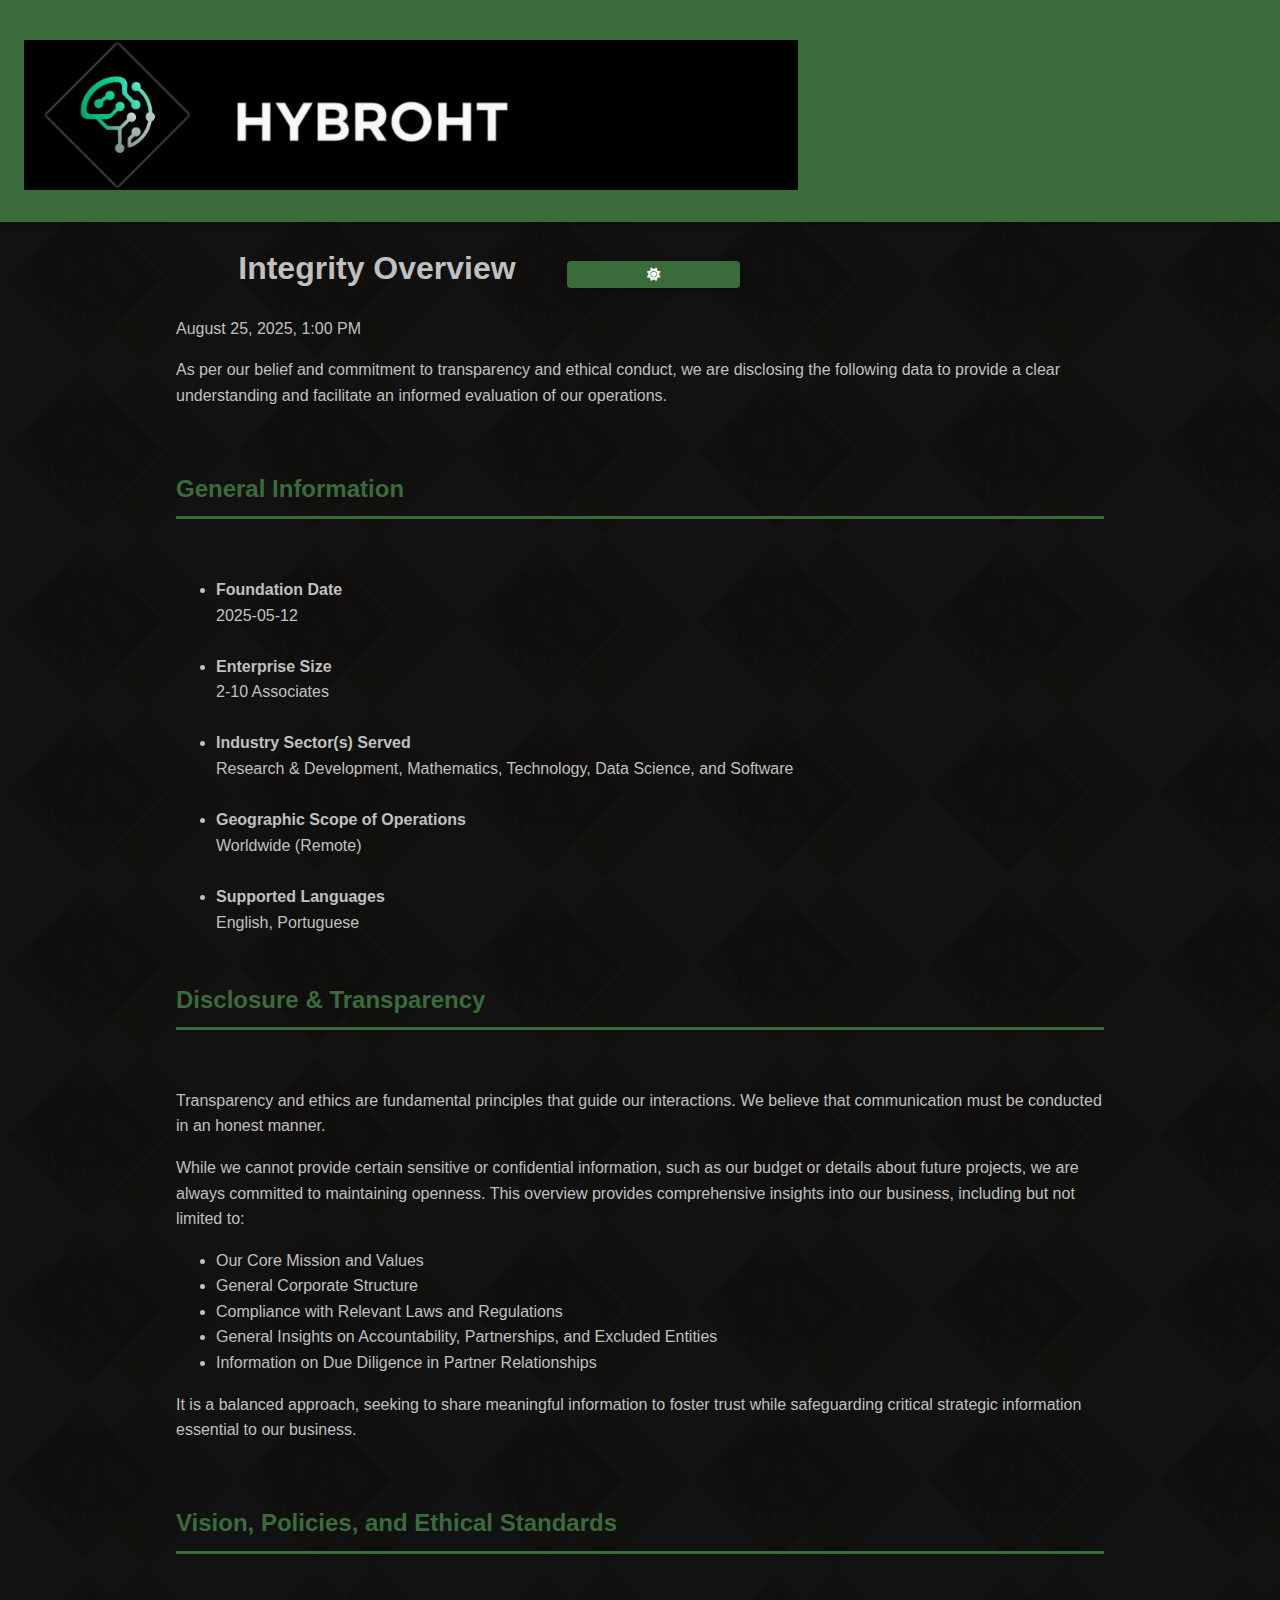
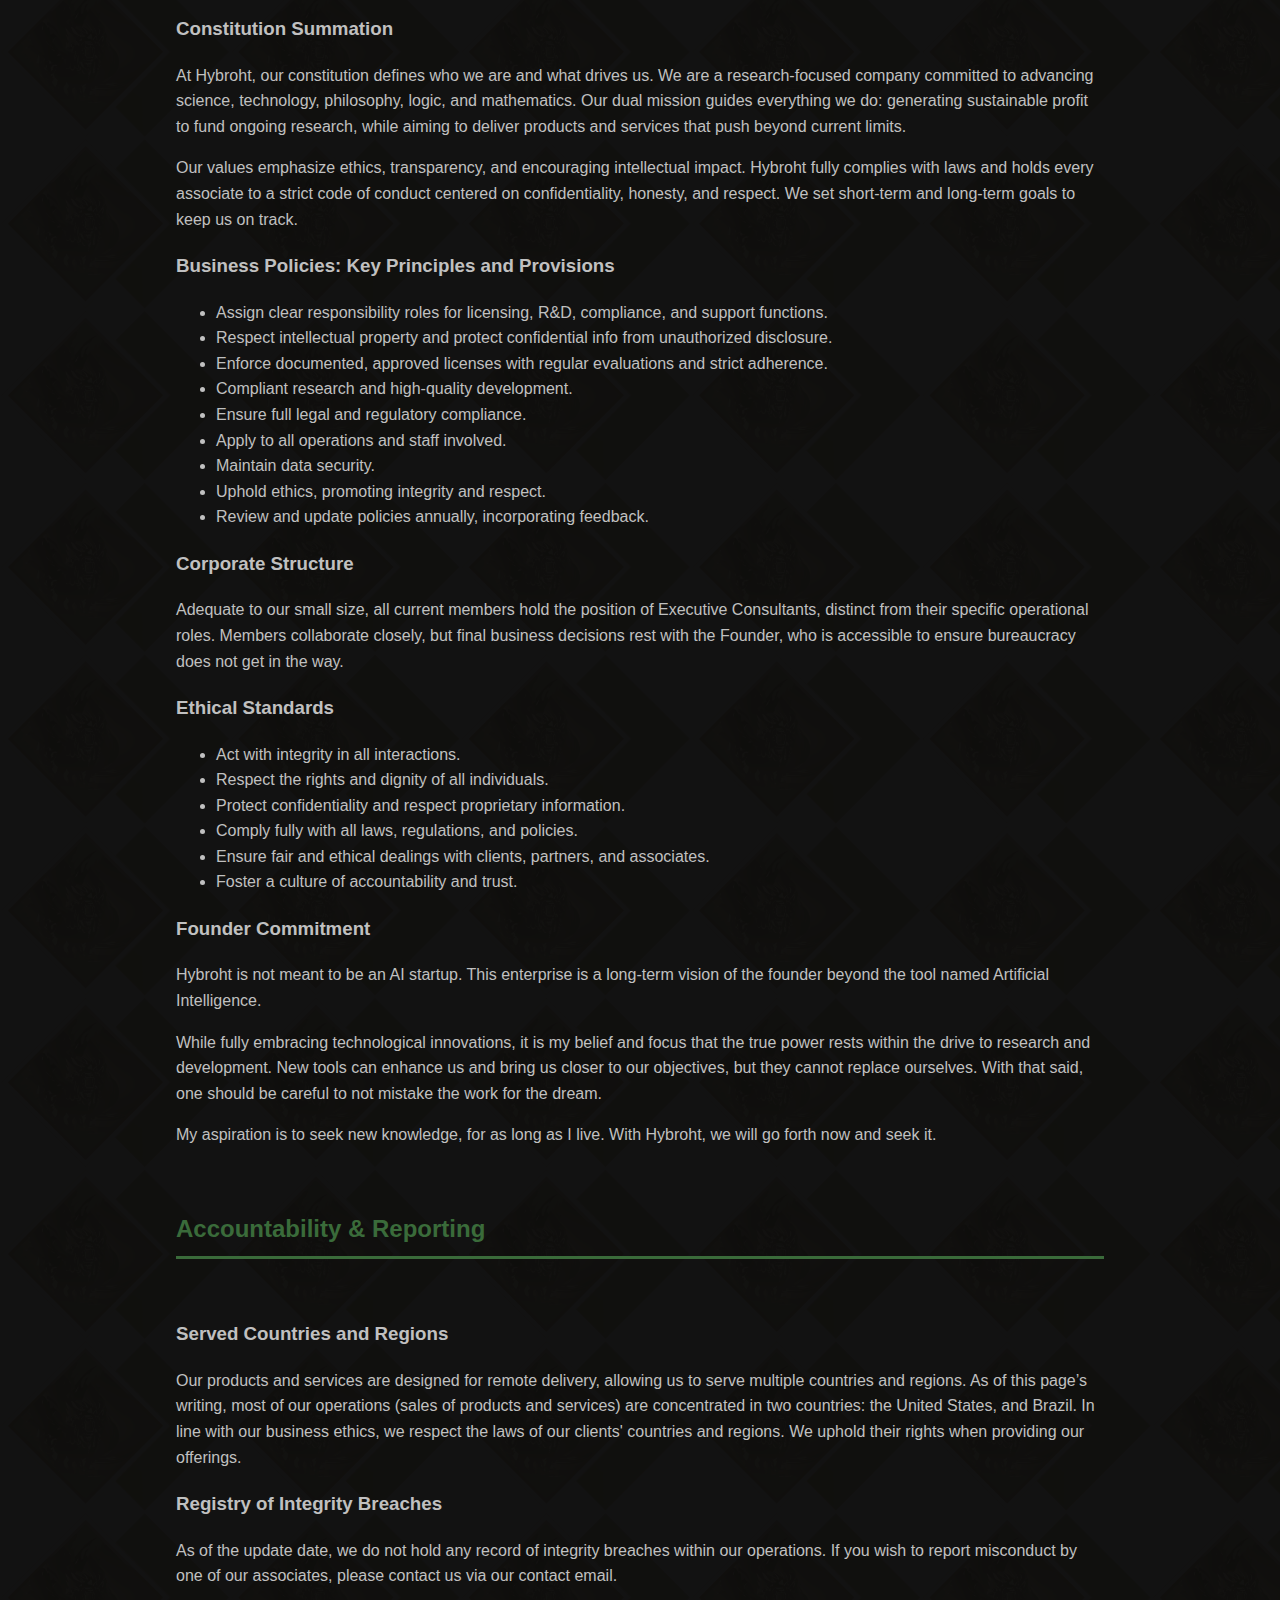
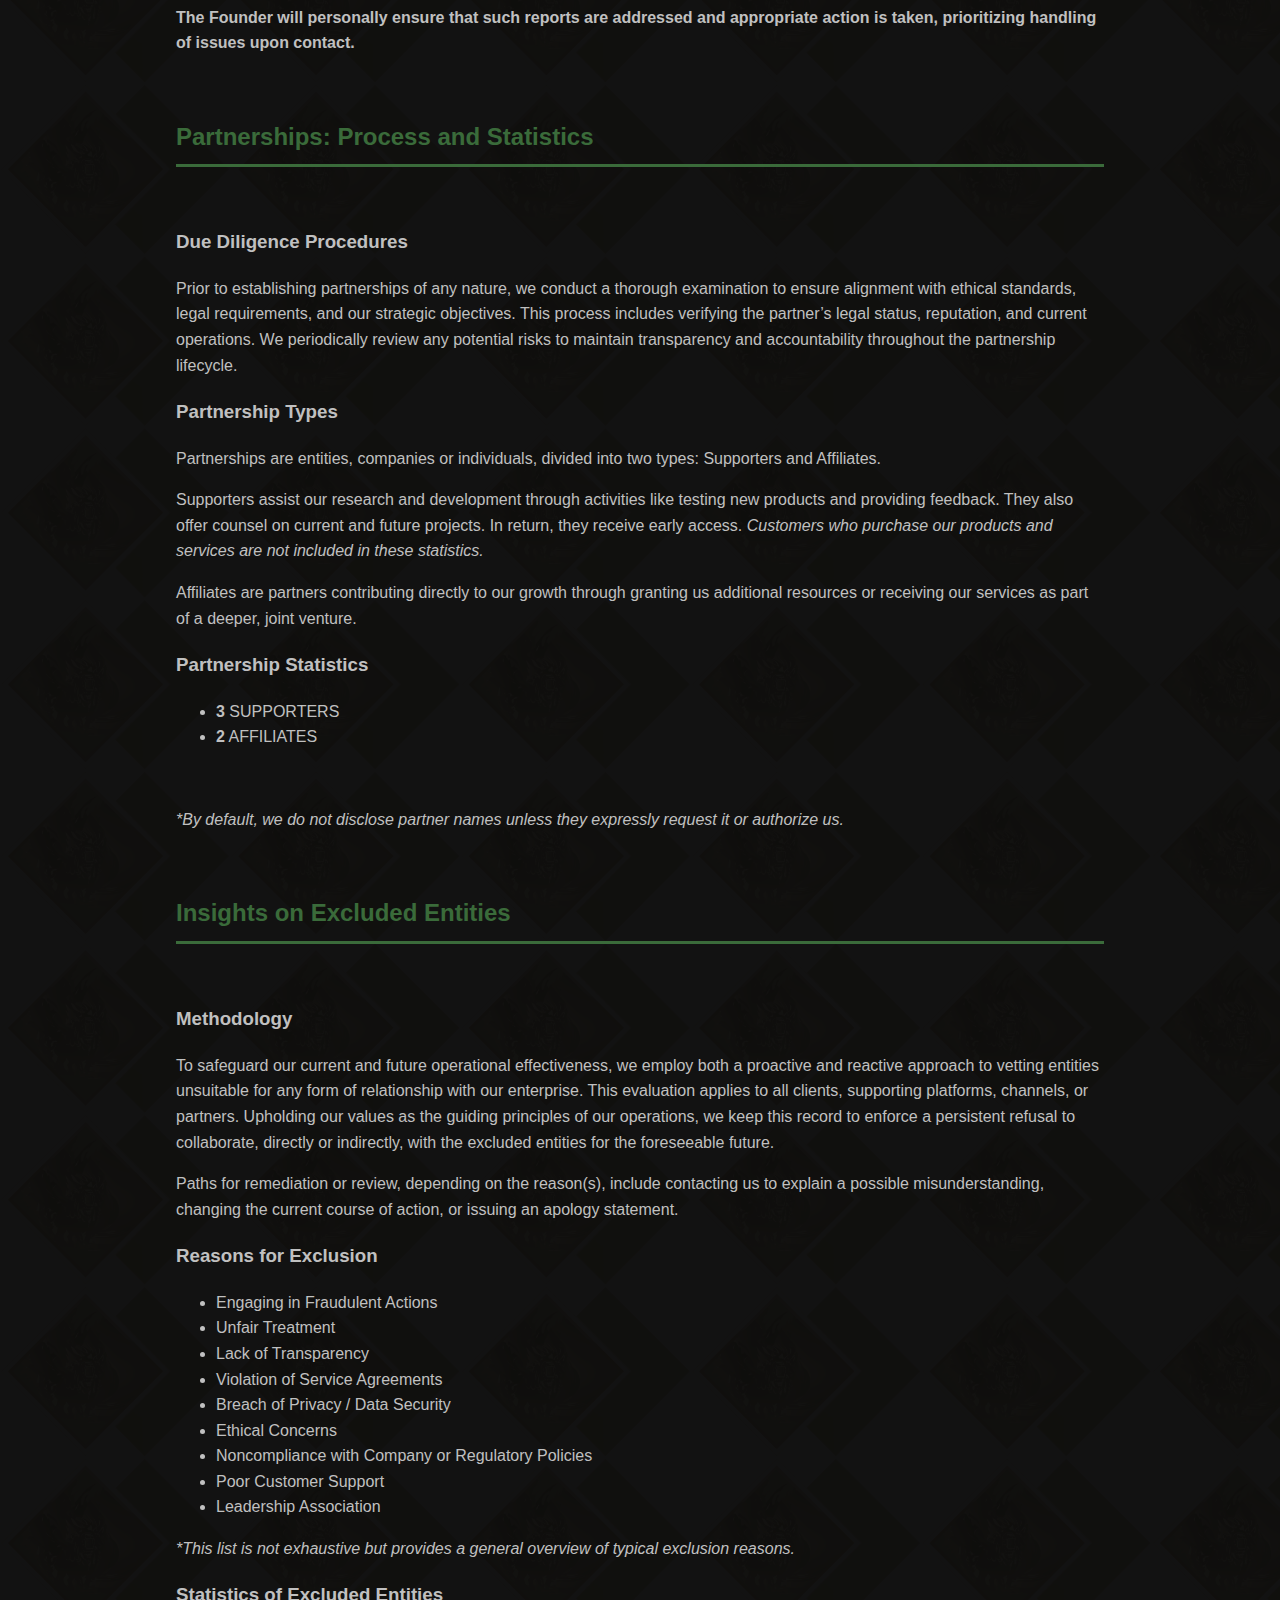
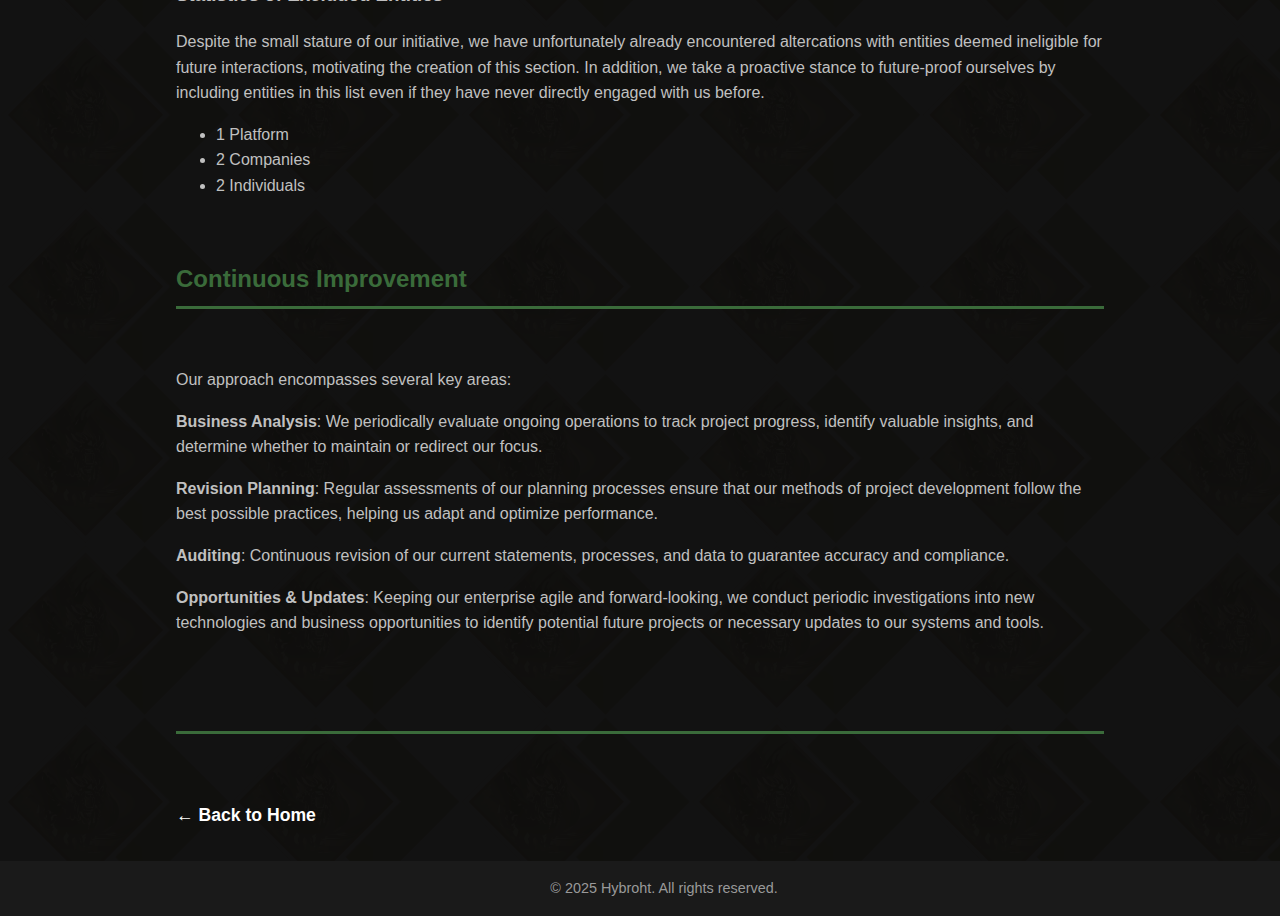
<file: integrity-overview.html>
<!DOCTYPE html>
<html lang="en">
<head>
  <meta charset="UTF-8" />
  <meta name="viewport" content="width=device-width, initial-scale=1" />
  <title>Integrity Overview - Hybroht Enterprise</title>
  <link rel="icon" type="image/png" href="assets/favicon.png" />
  <!-- Font Awesome for icons -->
  <link
    rel="stylesheet"
    href="https://cdnjs.cloudflare.com/ajax/libs/font-awesome/6.4.0/css/all.min.css"
    crossorigin="anonymous"
    referrerpolicy="no-referrer"
  />
  <link rel="stylesheet" type="text/css" href="styles.css" />
</head>
<body>
  <!-- Header with menu and enterprise name -->
  <header>
  <div class="logo-container">
    <img src="assets/banner_v3_6.png" alt="Enterprise Logo" class="logo" />
  </div>
  </header>


  <main>
    <section id="intro">
      <h1>
      <span class="archive-adjustment">&nbsp;&nbsp;&nbsp;&nbsp;&nbsp;&nbsp;</span>
      Integrity Overview&nbsp;&nbsp;&nbsp;
      <button class="theme-toggle" aria-label="Toggle light and dark theme" title="Toggle light and dark theme">
        <i class="fas fa-moon"></i> Dark Mode
      </button></h1>
      <time class="update-date" datetime="2025-08-25T13:00">August 25, 2025, 1:00 PM</time>
      <br>
      <p>
        As per our belief and commitment to transparency and ethical conduct, we are disclosing the following data to provide a clear understanding and facilitate an informed evaluation of our operations. 
      </p>
      <br>
    </section>
    <section id="general-info" class="integrity-overview">
      <h2>General Information</h2>
      <br>
      <ul>
        <li><b>Foundation Date</b> <br>2025-05-12</li><br>
        <li><b>Enterprise Size</b> <br>2-10 Associates </li><br>
        <li><b>Industry Sector(s) Served</b> <br>Research & Development, Mathematics, Technology, Data Science, and Software </li><br>
        <li><b>Geographic Scope of Operations</b> <br>Worldwide (Remote) </li><br>
        <li><b>Supported Languages</b> <br>English, Portuguese </li><br>
      </ul>
    </section>
    <section id="disclosure-transparency" class="integrity-overview">
      <h2>Disclosure & Transparency</h2>
      <br>
      <p>Transparency and ethics are fundamental principles that guide our interactions. We believe that communication must be conducted in an honest manner.</p>
      <p>While we cannot provide certain sensitive or confidential information, such as our budget or details about future projects, we are always committed to maintaining openness. This overview provides comprehensive insights into our business, including but not limited to:</p>
      <ul>
        <li>Our Core Mission and Values</li>
        <li>General Corporate Structure</li>
        <li>Compliance with Relevant Laws and Regulations</li>
        <li>General Insights on Accountability, Partnerships, and Excluded Entities</li>
        <li>Information on Due Diligence in Partner Relationships</li>
      </ul>
      <p>It is a balanced approach, seeking to share meaningful information to foster trust while safeguarding critical strategic information essential to our business.</p>
      <br>
    </section>
    <section id="vision-standards" class="integrity-overview">
      <h2>Vision, Policies, and Ethical Standards</h2>
      <br>
      <h3>Constitution Summation</h3>
      <p>At Hybroht, our constitution defines who we are and what drives us. We are a research-focused company committed to advancing science, technology, philosophy, logic, and mathematics. Our dual mission guides everything we do: generating sustainable profit to fund ongoing research, while aiming to deliver products and services that push beyond current limits.</p>
      <p>Our values emphasize ethics, transparency, and encouraging intellectual impact. Hybroht fully complies with laws and holds every associate to a strict code of conduct centered on confidentiality, honesty, and respect. We set short-term and long-term goals to keep us on track. </p>
      <h3>Business Policies: Key Principles and Provisions</h3>
      <ul>
        <li>Assign clear responsibility roles for licensing, R&D, compliance, and support functions.</li>
        <li>Respect intellectual property and protect confidential info from unauthorized disclosure.</li>
        <li>Enforce documented, approved licenses with regular evaluations and strict adherence.</li>
        <li>Compliant research and high-quality development.</li>
        <li>Ensure full legal and regulatory compliance.</li>
        <li>Apply to all operations and staff involved.</li>
        <li>Maintain data security.</li>
        <li>Uphold ethics, promoting integrity and respect.</li>
        <li>Review and update policies annually, incorporating feedback.</li>
      </ul>
      <h3>Corporate Structure</h3>
      <p>Adequate to our small size, all current members hold the position of Executive Consultants, distinct from their specific operational roles. Members collaborate closely, but final business decisions rest with the Founder, who is accessible to ensure bureaucracy does not get in the way.</p>
      <h3>Ethical Standards</h3>
      <ul>
        <li>Act with integrity in all interactions.</li>
        <li>Respect the rights and dignity of all individuals.</li>
        <li>Protect confidentiality and respect proprietary information.</li>
        <li>Comply fully with all laws, regulations, and policies.</li>
        <li>Ensure fair and ethical dealings with clients, partners, and associates.</li>
        <li>Foster a culture of accountability and trust.</li>
      </ul>
       <h3>Founder Commitment</h3>
       <p>Hybroht is not meant to be an AI startup. This enterprise is a long-term vision of the founder beyond the tool named Artificial Intelligence.</p>
       <p>While fully embracing technological innovations, it is my belief and focus that the true power rests within the drive to research and development. New tools can enhance us and bring us closer to our objectives, but they cannot replace ourselves. With that said, one should be careful to not mistake the work for the dream.</p>
       <p>My aspiration is to seek new knowledge, for as long as I live. With Hybroht, we will go forth now and seek it.</p>
       <br>
    </section>

    <section id="accountability-reporting" class="integrity-overview">
      <h2>Accountability & Reporting</h2>
      <br>
      <h3>Served Countries and Regions</h3>
      <p>Our products and services are designed for remote delivery, allowing us to serve multiple countries and regions. As of this page’s writing, most of our operations (sales of products and services) are concentrated in two countries: the United States, and Brazil. In line with our business ethics, we respect the laws of our clients' countries and regions. We uphold their rights when providing our offerings.</p>
      <h3>Registry of Integrity Breaches</h3>
      <p> As of the update date, we do not hold any record of integrity breaches within our operations. If you wish to report misconduct by one of our associates, please contact us via our contact email.</p>
      <p><b>The Founder will personally ensure that such reports are addressed and appropriate action is taken, prioritizing handling of issues upon contact.</b></p>
      <br>
    </section>

    <section id="partners" class="integrity-overview">
      <h2>Partnerships: Process and Statistics</h2>
      <br>
      <h3>Due Diligence Procedures</h3>
      <p>
        Prior to establishing partnerships of any nature, we conduct a thorough examination to ensure alignment with ethical standards, legal requirements, and our strategic objectives. This process includes verifying the partner’s legal status, reputation, and current operations. We periodically review any potential risks to maintain transparency and accountability throughout the partnership lifecycle.
      </p>
      <h3>Partnership Types</h3>
      <p>Partnerships are entities, companies or individuals, divided into two types: Supporters and Affiliates.</p>
      <p>Supporters assist our research and development through activities like testing new products and providing feedback. They also offer counsel on current and future projects. In return, they receive early access. <i>Customers who purchase our products and services are not included in these statistics.</i></p>
      <p>Affiliates are partners contributing directly to our growth through granting us additional resources or receiving our services as part of a deeper, joint venture.</p>
      <h3>Partnership Statistics</h3>
      <ul>
        <li><b>3</b> SUPPORTERS</li>
        <li><b>2</b> AFFILIATES</li>
      </ul>
      <br>
      <p class="small-observation"><i>*By default, we do not disclose partner names unless they expressly request it or authorize us.</i></p>
      <br>
    </section>

    <section id="excluded-entities" class="integrity-overview">
      <h2>Insights on Excluded Entities</h2>
      <br>
      <h3>Methodology</h3>
      <p>To safeguard our current and future operational effectiveness, we employ both a proactive and reactive approach to vetting entities unsuitable for any form of relationship with our enterprise. This evaluation applies to all clients, supporting platforms, channels, or partners. Upholding our values as the guiding principles of our operations, we keep this record to enforce a persistent refusal to collaborate, directly or indirectly, with the excluded entities for the foreseeable future.</p>
      <p>Paths for remediation or review, depending on the reason(s), include contacting us to explain a possible misunderstanding, changing the current course of action, or issuing an apology statement.</p>
      <h3>Reasons for Exclusion</h3>
      <ul>
        <li>Engaging in Fraudulent Actions</li>
        <li>Unfair Treatment</li>
        <li>Lack of Transparency</li>
        <li>Violation of Service Agreements</li>
        <li>Breach of Privacy / Data Security</li>
        <li>Ethical Concerns</li>
        <li>Noncompliance with Company or Regulatory Policies</li>
        <li>Poor Customer Support</li>
        <li>Leadership Association</li>
      </ul>
      <p class="small-observation"><i>*This list is not exhaustive but provides a general overview of typical exclusion reasons.</i></p>
      <h3>Statistics of Excluded Entities</h3>
      <p>Despite the small stature of our initiative, we have unfortunately already encountered altercations with entities deemed ineligible for future interactions, motivating the creation of this section. In addition, we take a proactive stance to future-proof ourselves by including entities in this list even if they have never directly engaged with us before.</p>
      <ul>
        <li>1 Platform</li>
        <li>2 Companies</li>
        <li>2 Individuals</li>
      </ul>
      <br>
    </section>

    <section id="improvement" class="integrity-overview">
      <h2>Continuous Improvement</h2>
      <br>
      <p>Our approach encompasses several key areas:</p>
      <p><b>Business Analysis</b>: We periodically evaluate ongoing operations to track project progress, identify valuable insights, and determine whether to maintain or redirect our focus.</p>
      <p><b>Revision Planning</b>: Regular assessments of our planning processes ensure that our methods of project development follow the best possible practices, helping us adapt and optimize performance.</p>
      <p><b>Auditing</b>: Continuous revision of our current statements, processes, and data to guarantee accuracy and compliance.</p>
      <p><b>Opportunities & Updates</b>: Keeping our enterprise agile and forward-looking, we conduct periodic investigations into new technologies and business opportunities to identify potential future projects or necessary updates to our systems and tools.</p>
      <br>
      <br>
    </section>

    <section id="end" class="integrity-overview">
      <h2></h2>
      <br>
      <br>
      <nav class="archive-navigation" aria-label="Navigation">
        <a href="/" class="back-to-home">← Back to Home</a>
      </nav>
    </section>
  </main>

  <footer>
    &copy; 2025 Hybroht. All rights reserved.
  </footer>


  <script src="/js/theme-toggle.js"></script>
</body>
</html>
</file>
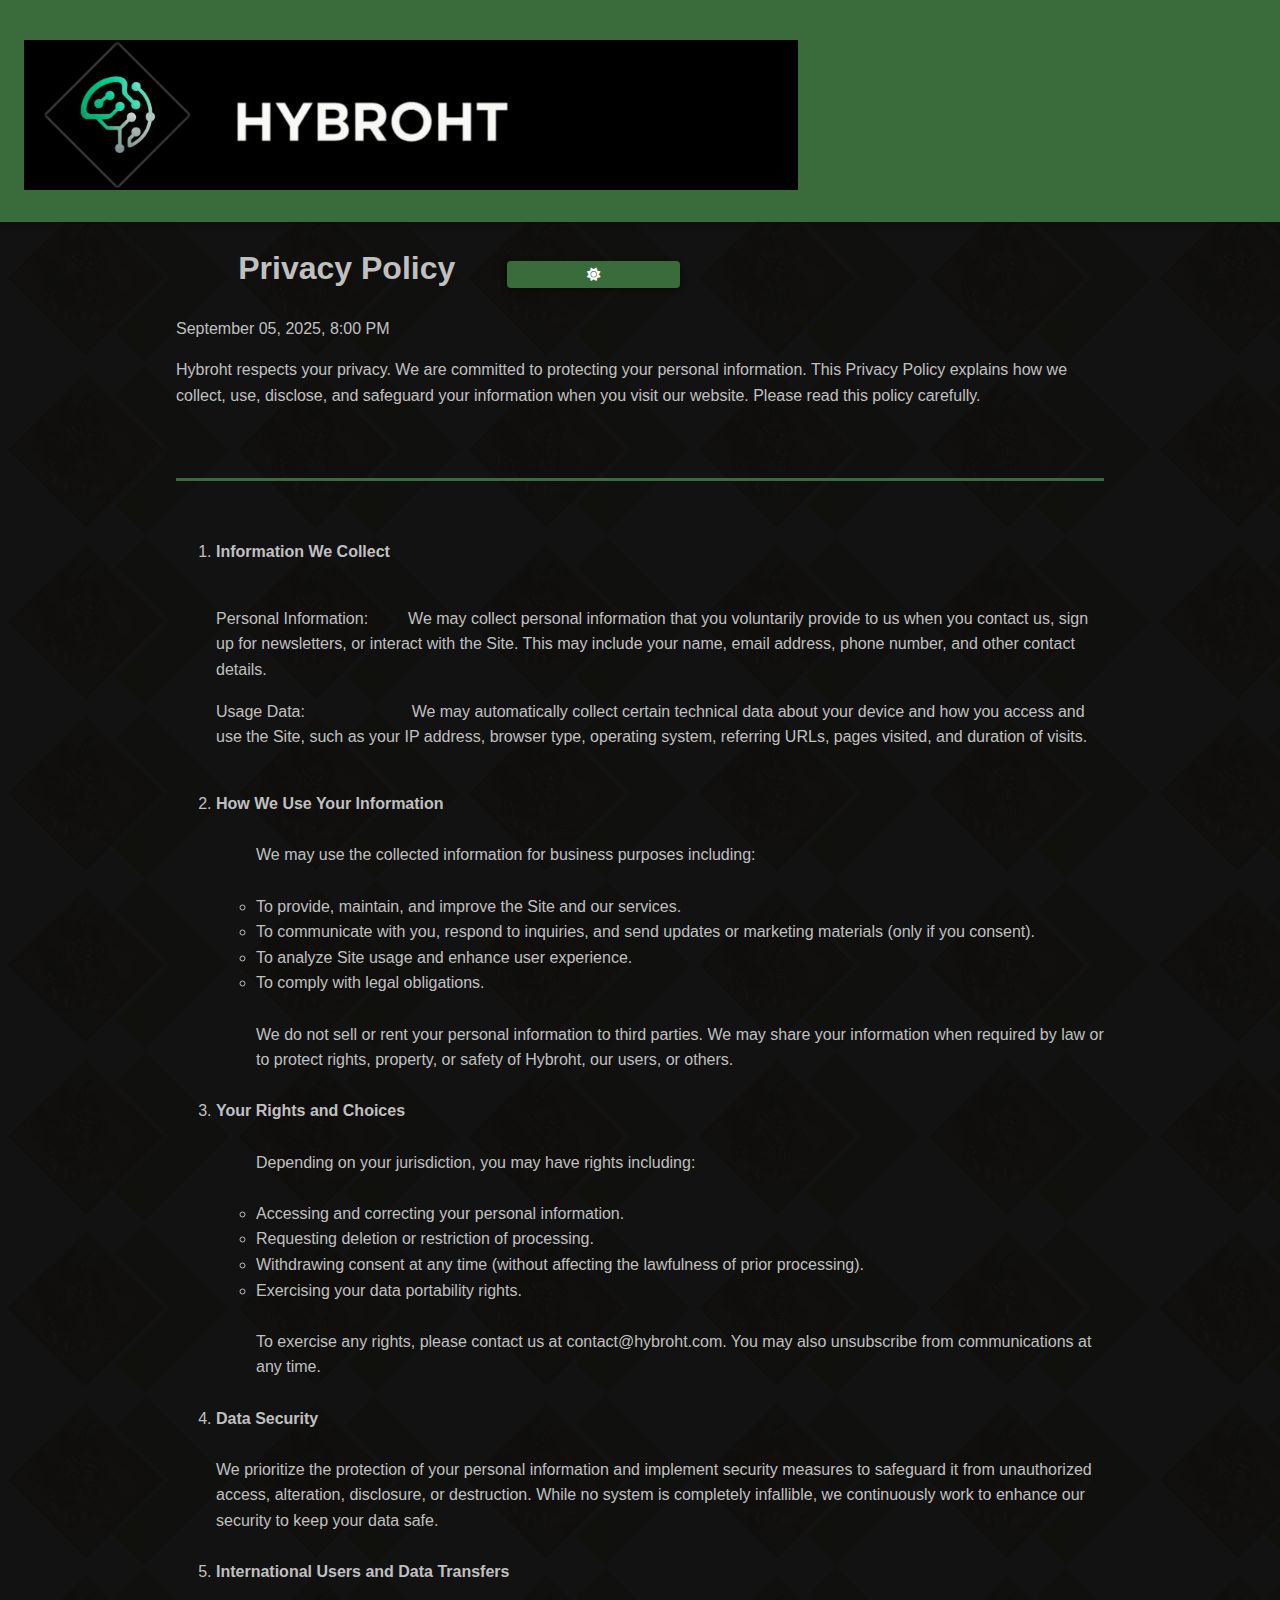
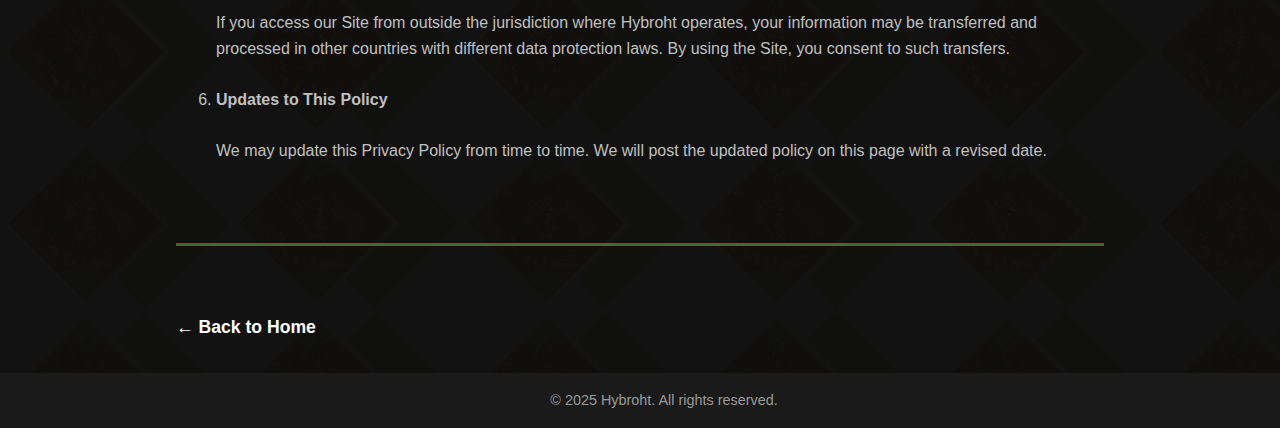
<file: privacy-policy.html>
<!DOCTYPE html>
<html lang="en">
<head>
  <meta charset="UTF-8" />
  <meta name="viewport" content="width=device-width, initial-scale=1" />
  <title>Privacy Policy</title>
  <link rel="icon" type="image/png" href="assets/favicon.png" />
  <!-- Font Awesome for icons -->
  <link
    rel="stylesheet"
    href="https://cdnjs.cloudflare.com/ajax/libs/font-awesome/6.4.0/css/all.min.css"
    crossorigin="anonymous"
    referrerpolicy="no-referrer"
  />
  <link rel="stylesheet" type="text/css" href="styles.css" />
</head>
<body>
  <!-- Header with menu and enterprise name -->
  <header>
  <div class="logo-container">
    <img src="assets/banner_v3_6.png" alt="Enterprise Logo" class="logo" />
  </div>
    <!--div class="enterprise-name" aria-label="Enterprise Name">HYBROHT</div-->
    <!--nav aria-label="archive-navigation">
      <button class="theme-toggle" aria-label="Toggle light and dark theme" title="Toggle light and dark theme">
        <i class="fas fa-moon"></i> Dark Mode
      </button>
    </nav-->
  </header>


  <main>
    <section id="intro">
      <h1>
      <span class="archive-adjustment">&nbsp;&nbsp;&nbsp;&nbsp;&nbsp;&nbsp;</span>
      Privacy Policy&nbsp;&nbsp;&nbsp;
      <button class="theme-toggle" aria-label="Toggle light and dark theme" title="Toggle light and dark theme">
        <i class="fas fa-moon"></i> Dark Mode
      </button></h1>
      <time class="update-date" datetime="2025-09-05T20:00">September 05, 2025, 8:00 PM</time>
      <br>
      <p>
        Hybroht respects your privacy. We are committed to protecting your personal information. This Privacy Policy explains how we collect, use, disclose, and safeguard your information when you visit our website. Please read this policy carefully.
      </p>
      <br>
    </section>
    <section id="the-terms" class="terms-of-use">
      <h2></h2>
      <br>
      <ol>
        <li><b>Information We Collect</b>
            <br><br>
              <p>
                Personal Information:&nbsp;&nbsp;&nbsp;&nbsp;&nbsp;&nbsp;&nbsp;&nbsp;&nbsp;We may collect personal information that you voluntarily provide to us when you contact us, sign up for newsletters, or interact with the Site. This may include your name, email address, phone number, and other contact details.
              </p>
              <p>
                Usage Data:&nbsp;&nbsp;&nbsp;&nbsp;&nbsp;&nbsp;&nbsp;&nbsp;&nbsp;&nbsp;&nbsp;&nbsp;&nbsp;&nbsp;&nbsp;&nbsp;&nbsp;&nbsp;&nbsp;&nbsp;&nbsp;&nbsp;&nbsp;&nbsp;We may automatically collect certain technical data about your device and how you access and use the Site, such as your IP address, browser type, operating system, referring URLs, pages visited, and duration of visits.
              </p>
            </li><br>

            <li><b>How We Use Your Information</b>
            <br><ul><br>We may use the collected information for business purposes including:<br><br>
              <li>
                To provide, maintain, and improve the Site and our services.
              </li>
              <li>
                To communicate with you, respond to inquiries, and send updates or marketing materials (only if you consent).
              </li>
              <li>
                To analyze Site usage and enhance user experience.
              </li>
              <li>
                To comply with legal obligations.
              </li>
            <br>We do not sell or rent your personal information to third parties. We may share your information when required by law or to protect rights, property, or safety of Hybroht, our users, or others.<br><br>
            </ul></li>

            <li><b>Your Rights and Choices</b>
            <br><ul><br>Depending on your jurisdiction, you may have rights including:<br><br>
              <li>
                Accessing and correcting your personal information.
              </li>
              <li>
                Requesting deletion or restriction of processing.
              </li>
              <li>
                Withdrawing consent at any time (without affecting the lawfulness of prior processing).
              </li>
              <li>
                Exercising your data portability rights.
              </li>
              <br>To exercise any rights, please contact us at contact@hybroht.com. You may also unsubscribe from communications at any time.
            </ul></li><br>

            <li><b>Data Security</b>
            <br><br>We prioritize the protection of your personal information and implement security measures to safeguard it from unauthorized access, alteration, disclosure, or destruction. While no system is completely infallible, we continuously work to enhance our security to keep your data safe.<br><br>

            <li><b>International Users and Data Transfers</b>
            <br><br>If you access our Site from outside the jurisdiction where Hybroht operates, your information may be transferred and processed in other countries with different data protection laws. By using the Site, you consent to such transfers.<br><br>

            <li><b>Updates to This Policy</b>
            <br><br>We may update this Privacy Policy from time to time. We will post the updated policy on this page with a revised date.<br><br>

            </ul></li><br>
      </ol>
    </section>

    <section id="end" class="terms-of-use">
      <h2></h2>
      <br>
      <br>
      <nav class="archive-navigation" aria-label="Navigation">
        <a href="index.html" class="back-to-home">← Back to Home</a>
      </nav>
    </section>
  </main>

  <footer>
    &copy; 2025 Hybroht. All rights reserved.
  </footer>


  <script>
    // Immediately apply dark theme on page load to prevent flicker
    (function() {
      const body = document.body;
      const themeToggleBtn = document.querySelector('.theme-toggle');
      if (!themeToggleBtn) return; // Exit if no toggle button on page

      function setTheme(theme) {
        if (theme === 'dark') {
          body.classList.remove('light-theme');
          body.classList.add('dark-theme');
          themeToggleBtn.innerHTML = '<i class="fas fa-sun"></i>';// Dark Mode
          localStorage.setItem('theme', 'dark');
        } else {
          body.classList.remove('dark-theme');
          body.classList.add('light-theme');
          themeToggleBtn.innerHTML = '<i class="fas fa-moon"></i>';// Light Mode
          localStorage.setItem('theme', 'light');
        }
      }

      // Load saved theme or default to dark
      const savedTheme = localStorage.getItem('theme') || 'dark';
      setTheme(savedTheme);

      themeToggleBtn.addEventListener('click', () => {
        const currentTheme = body.classList.contains('dark-theme') ? 'dark' : 'light';
        setTheme(currentTheme === 'dark' ? 'light' : 'dark');
      });
    })();
  </script>
</body>
</html>
</file>
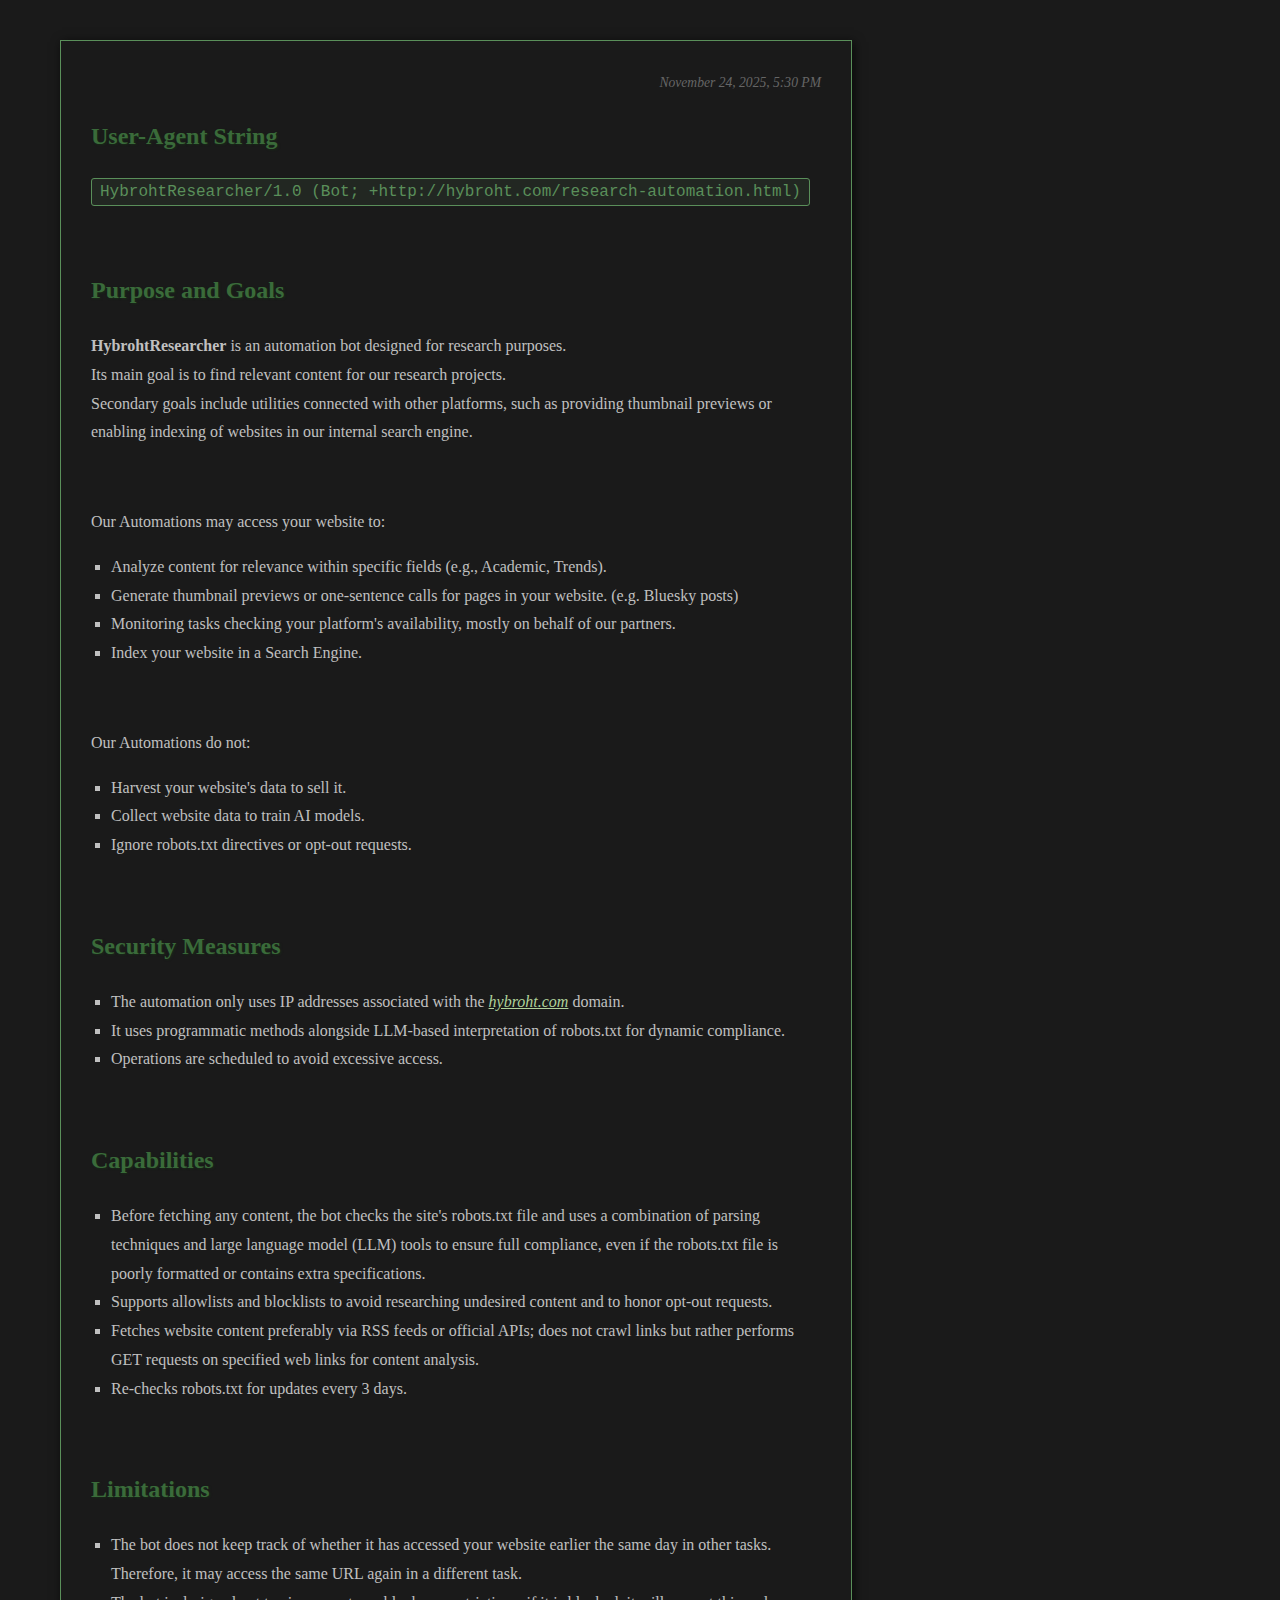
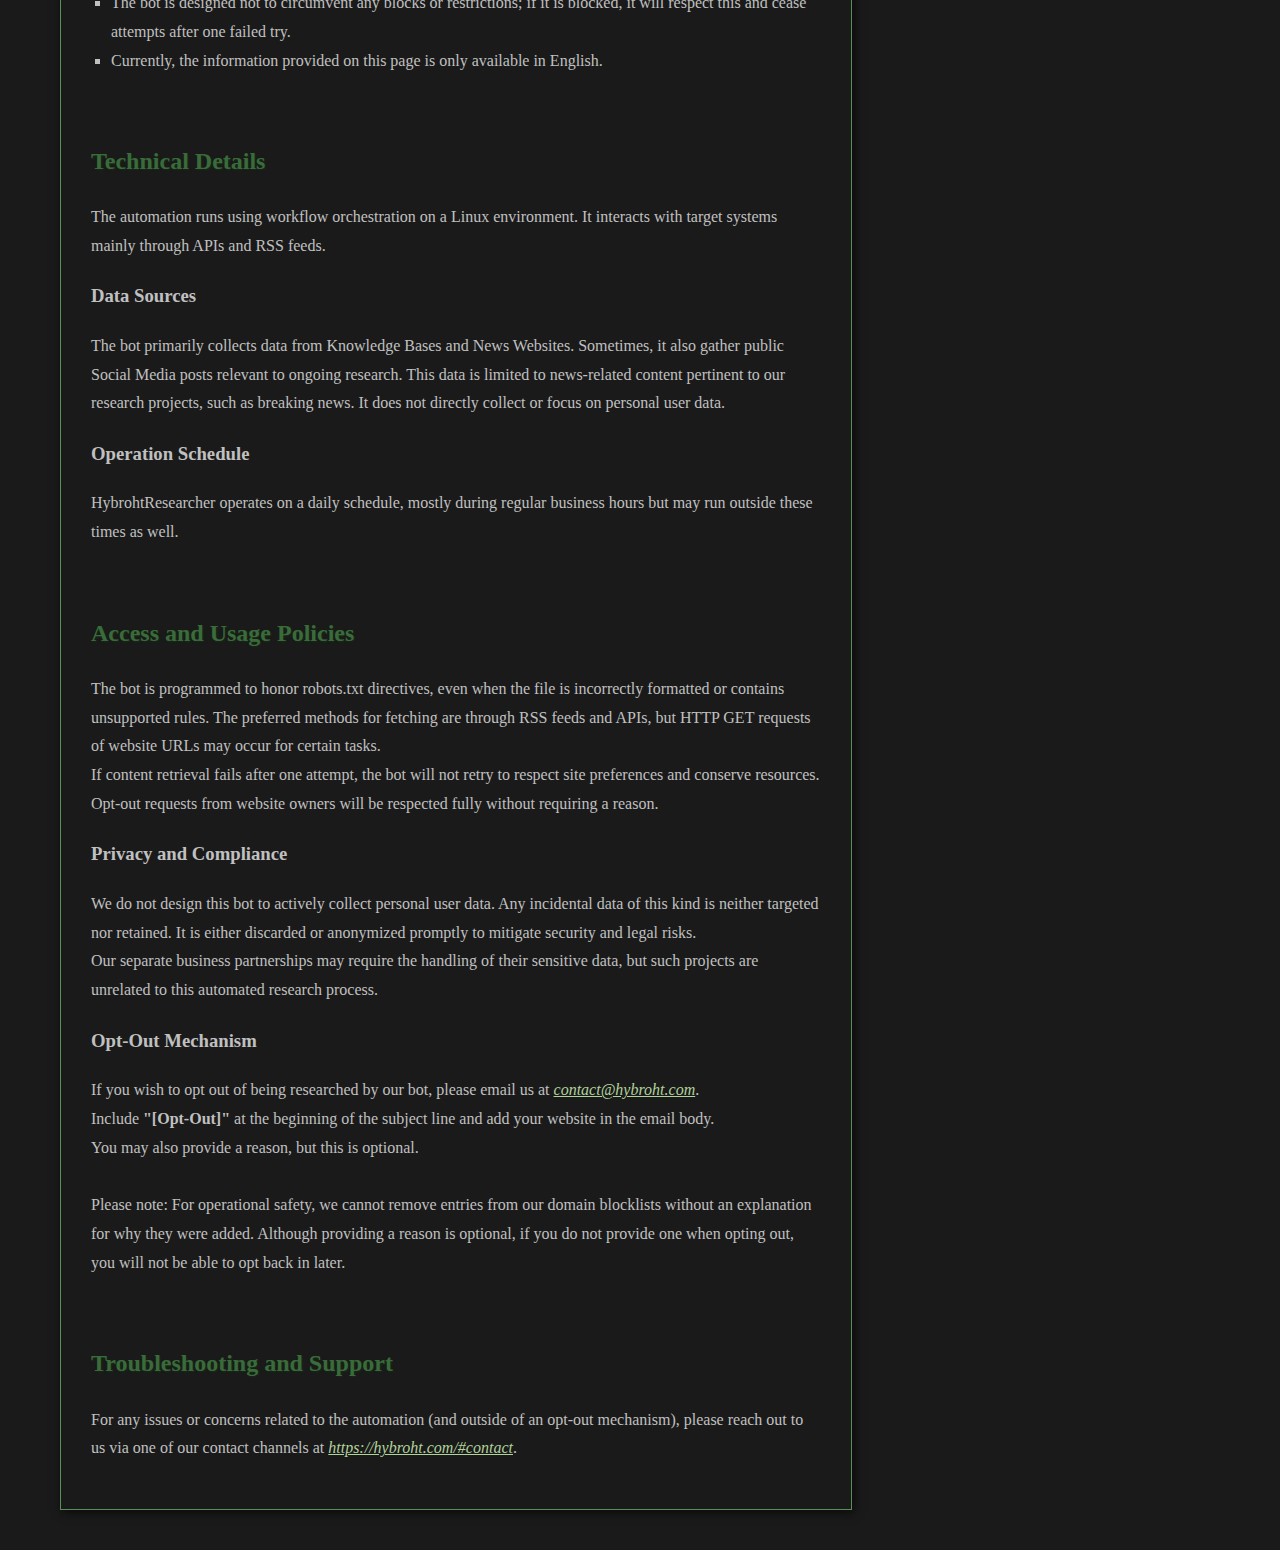
<file: research-automation.html>
<!DOCTYPE html>
<html lang="en">
<head>
    <meta charset="UTF-8" />
    <meta name="viewport" content="width=device-width, initial-scale=1" />
    <title>About the HybrohtResearcher Bot</title>
    <style>
        body {
            font-family: "Georgia", serif;
            line-height: 1.8;
            margin: 40px 60px;
            max-width: 730px;
            background-color: #1a1a1a; /* Very dark grey/black */
            color: #c0c0c0; /* Soft forest green for text */
            border: 1px solid #5a8f5a; /* Forest green border */
            padding: 30px;
            box-shadow: 2px 2px 10px rgba(0, 0, 0, 0.7);
        }
        h1, h2 {
            color: #3a6b3a;  /* Forest green */
            font-family: "Garamond", serif;
            text-shadow: 1px 1px 2px #182a18; /* Darker green shadow */
        }
        code {
            font-family: "Courier New", monospace;
            background: #222722; /* Forest green background */
            padding: 4px 8px;
            border: 1px solid #5a8f5a;
            border-radius: 3px;
            color: #5a8f5a; /* Light forest green text */
        }
        a {
            color: #b0d29b; /* Darker forest green */
            text-decoration: underline;
            font-style: italic;
        }
        a:hover {
            color: #2e6f22; /* Lighter forest green */
            text-decoration: none;
        }
        ul {
            margin-top: 0;
            padding-left: 20px;
            list-style-type: square;
        }
        .opt-out{
            margin-top: 0;
            list-style-type: square;
            /* color: #5a8f5a; */ /* Muted forest green */
        }
        pre {
            overflow-x: auto;       /* Adds horizontal scrollbar if needed */
        }
        time {
            display: block;
            font-size: 0.85rem;
            color: var(--color-muted, #666666);
            margin-bottom: 0.5rem;
            font-style: italic;
            text-align: right;
        }
    </style>
</head>
<body>
    <time datetime="2025-11-24T17:30">November 24, 2025, 5:30 PM</time>
    <h2>User-Agent String</h2>
    <pre><code>HybrohtResearcher/1.0 (Bot; +http://hybroht.com/research-automation.html)</code></pre>

    <br>

    <h2>Purpose and Goals</h2>
    <p><b>HybrohtResearcher</b> is an automation bot designed for research purposes.
    <br> Its main goal is to find relevant content for our research projects.
    <br> Secondary goals include utilities connected with other platforms, such as providing thumbnail previews or enabling indexing of websites in our internal search engine.</p>
 
    <br>

    <p>Our Automations may access your website to:</p>
    <ul>
    <li>Analyze content for relevance within specific fields (e.g., Academic, Trends).</li>
    <li>Generate thumbnail previews or one-sentence calls for pages in your website. (e.g. Bluesky posts)</li>
    <li>Monitoring tasks checking your platform's availability, mostly on behalf of our partners.</li>
    <li>Index your website in a Search Engine.</li>
    </ul>

    <br>

    <p>Our Automations do not:</p>
    <ul>
    <li>Harvest your website's data to sell it.</li>
    <li>Collect website data to train AI models.</li>
    <li>Ignore robots.txt directives or opt-out requests.</li>
    </ul>

    <br>

    <h2>Security Measures</h2>
    <ul>
        <li>The automation only uses IP addresses associated with the <a href="hybroht.com">hybroht.com</a> domain.</li>
        <li>It uses programmatic methods alongside LLM-based interpretation of robots.txt for dynamic compliance.</li>
        <li>Operations are scheduled to avoid excessive access.</li>
    </ul>

    <br>

    <h2>Capabilities</h2>
    <ul>
        <li>Before fetching any content, the bot checks the site's robots.txt file and uses a combination of parsing techniques and large language model (LLM) tools to ensure full compliance, even if the robots.txt file is poorly formatted or contains extra specifications.</li>
        <li>Supports allowlists and blocklists to avoid researching undesired content and to honor opt-out requests.</li>
        <li>Fetches website content preferably via RSS feeds or official APIs; does not crawl links but rather performs GET requests on specified web links for content analysis.</li>
        <li>Re-checks robots.txt for updates every 3 days.</li>
    </ul>

    <br>

    <h2>Limitations</h2>
    <ul>
        <li>The bot does not keep track of whether it has accessed your website earlier the same day in other tasks. Therefore, it may access the same URL again in a different task.</li>
        <li>The bot is designed not to circumvent any blocks or restrictions; if it is blocked, it will respect this and cease attempts after one failed try.</li>
        <li>Currently, the information provided on this page is only available in English.</li>

    </ul>

    <br>

    <h2>Technical Details</h2>
    <p>The automation runs using workflow orchestration on a Linux environment. It interacts with target systems mainly through APIs and RSS feeds.</p>

    <h3>Data Sources</h3>
    <p>The bot primarily collects data from Knowledge Bases and News Websites. Sometimes, it also gather public Social Media posts relevant to ongoing research. This data is limited to news-related content pertinent to our research projects, such as breaking news. It does not directly collect or focus on personal user data.</p>

    <h3>Operation Schedule</h3>
    <p>HybrohtResearcher operates on a daily schedule, mostly during regular business hours but may run outside these times as well.</p>

    <br>

    <h2>Access and Usage Policies</h2>
    <p>The bot is programmed to honor robots.txt directives, even when the file is incorrectly formatted or contains unsupported rules. The preferred methods for fetching are through RSS feeds and APIs, but HTTP GET requests of website URLs may occur for certain tasks. <br> If content retrieval fails after one attempt, the bot will not retry to respect site preferences and conserve resources. Opt-out requests from website owners will be respected fully without requiring a reason.</p>

    <h3>Privacy and Compliance</h3>
    <p>We do not design this bot to actively collect personal user data. Any incidental data of this kind is neither targeted nor retained. It is either discarded or anonymized promptly to mitigate security and legal risks. <br> Our separate business partnerships may require the handling of their sensitive data, but such projects are unrelated to this automated research process.</p>

    <h3>Opt-Out Mechanism</h3>
    <div class="opt-out">
        <p>If you wish to opt out of being researched by our bot, please email us at <a href="mailto:contact@hybroht.com">contact@hybroht.com</a>.
        <br>Include <b>"[Opt-Out]"</b> at the beginning of the subject line and add your website in the email body.
        <br>You may also provide a reason, but this is optional.
        <br>
        <br>
        Please note: For operational safety, we cannot remove entries from our domain blocklists without an explanation for why they were added. Although providing a reason is optional, if you do not provide one when opting out, you will not be able to opt back in later. </p>
    </div>

    <br>

    <h2>Troubleshooting and Support</h2>
    <p>For any issues or concerns related to the automation (and outside of an opt-out mechanism), please reach out to us via one of our contact channels at <a href="https://hybroht.com/#contact">https://hybroht.com/#contact</a>.</p>

</body>
</html>
</file>
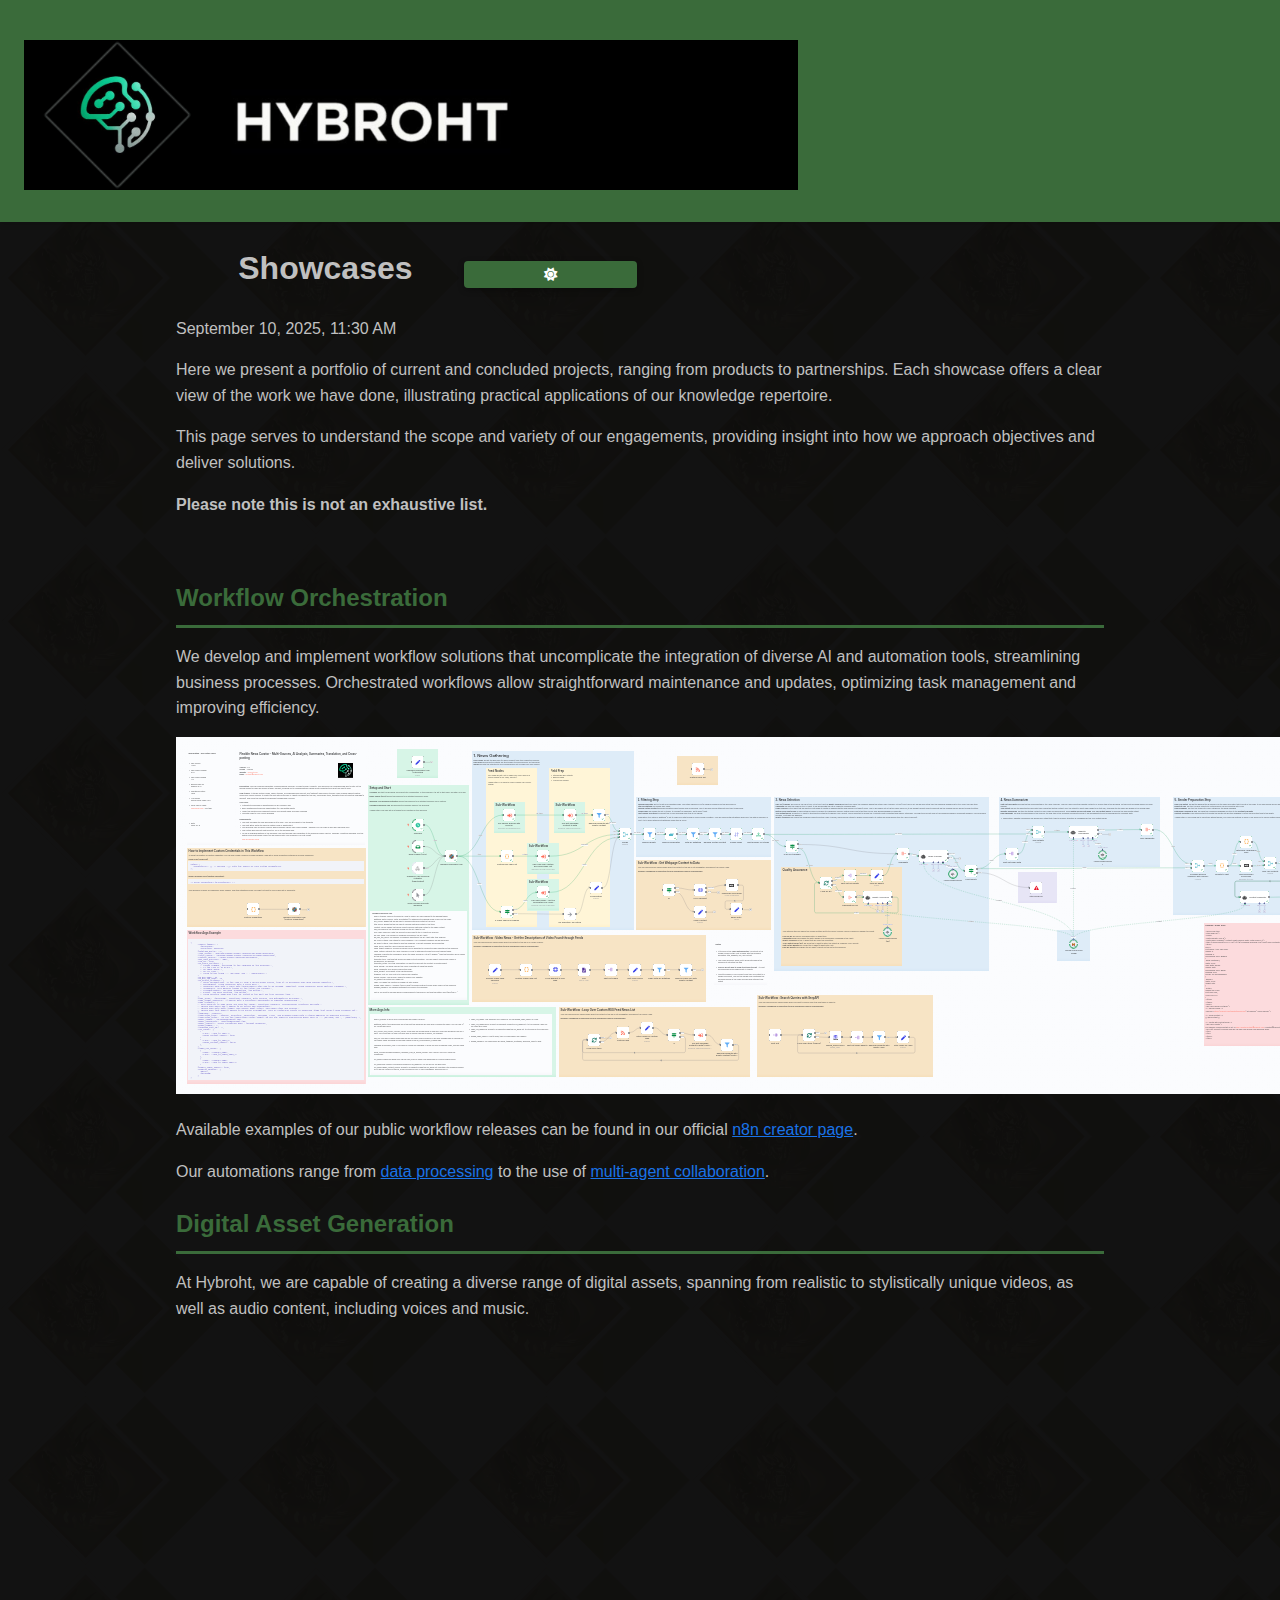
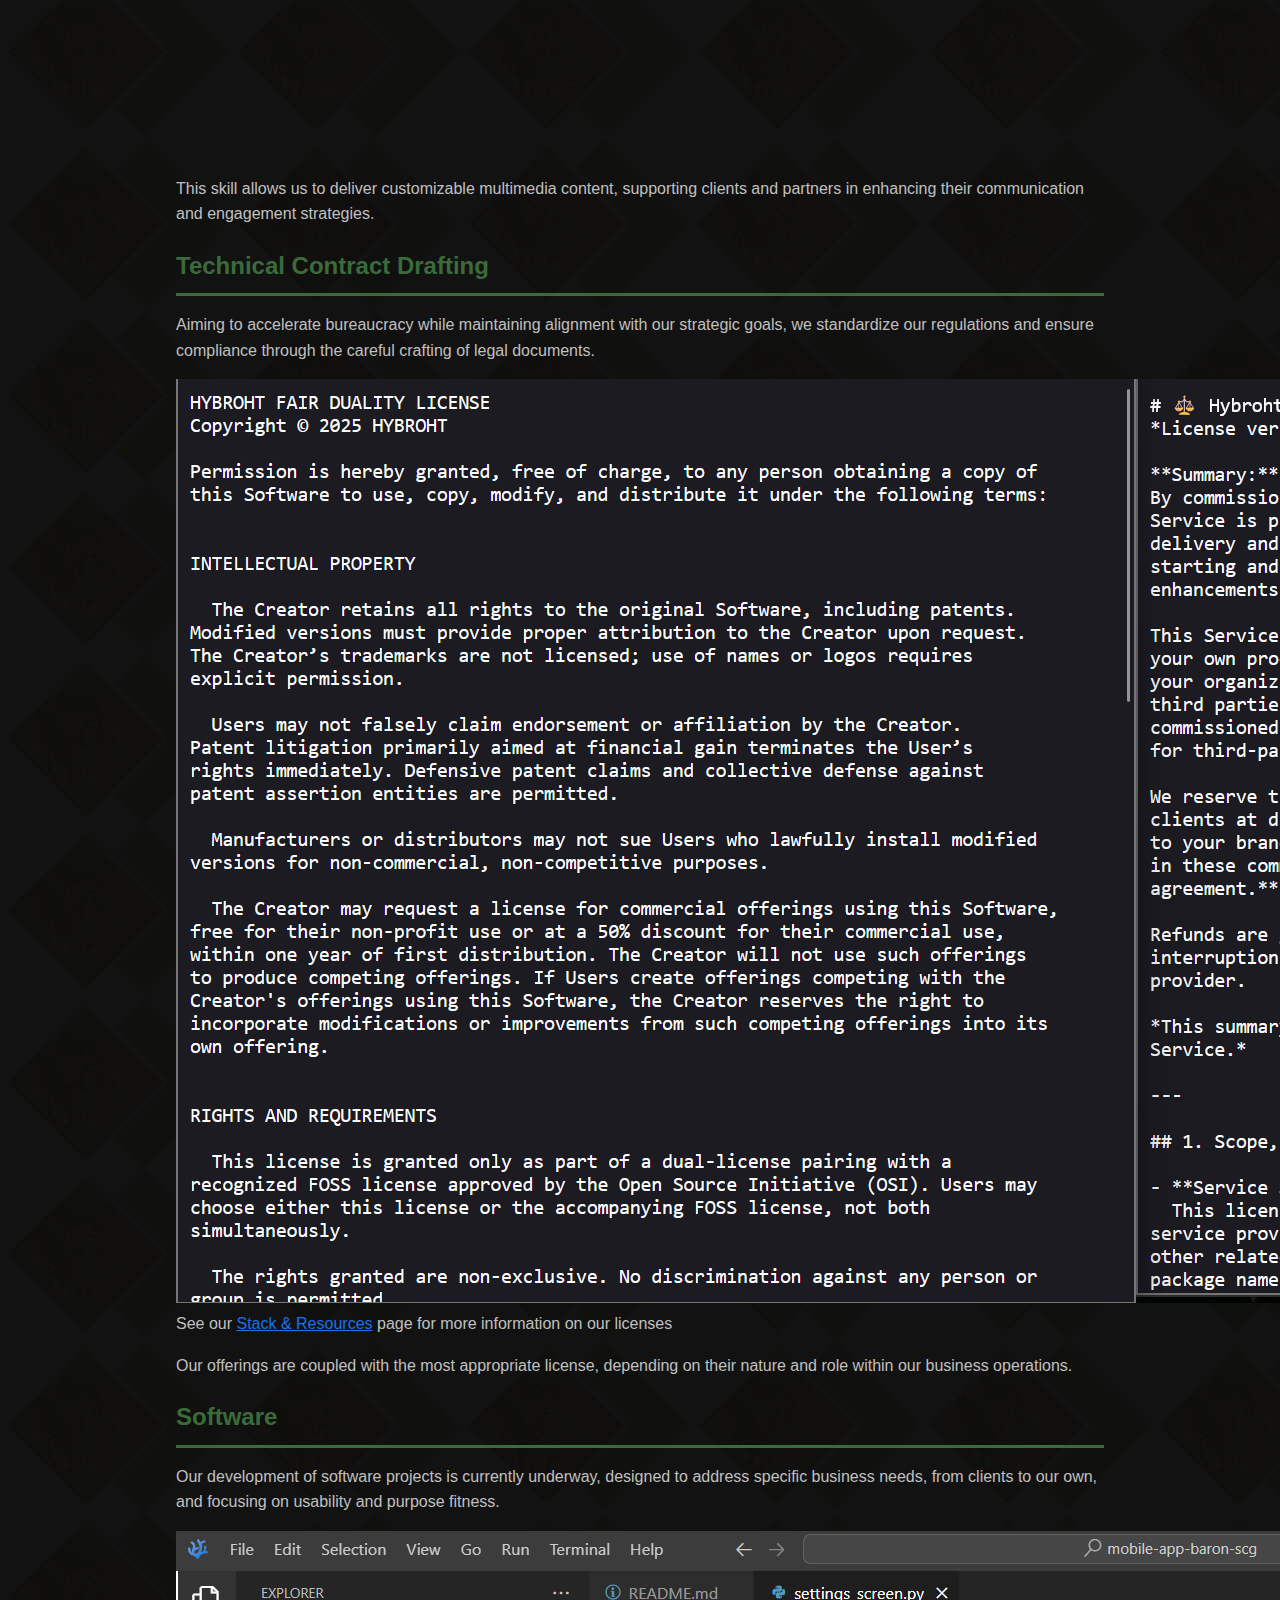
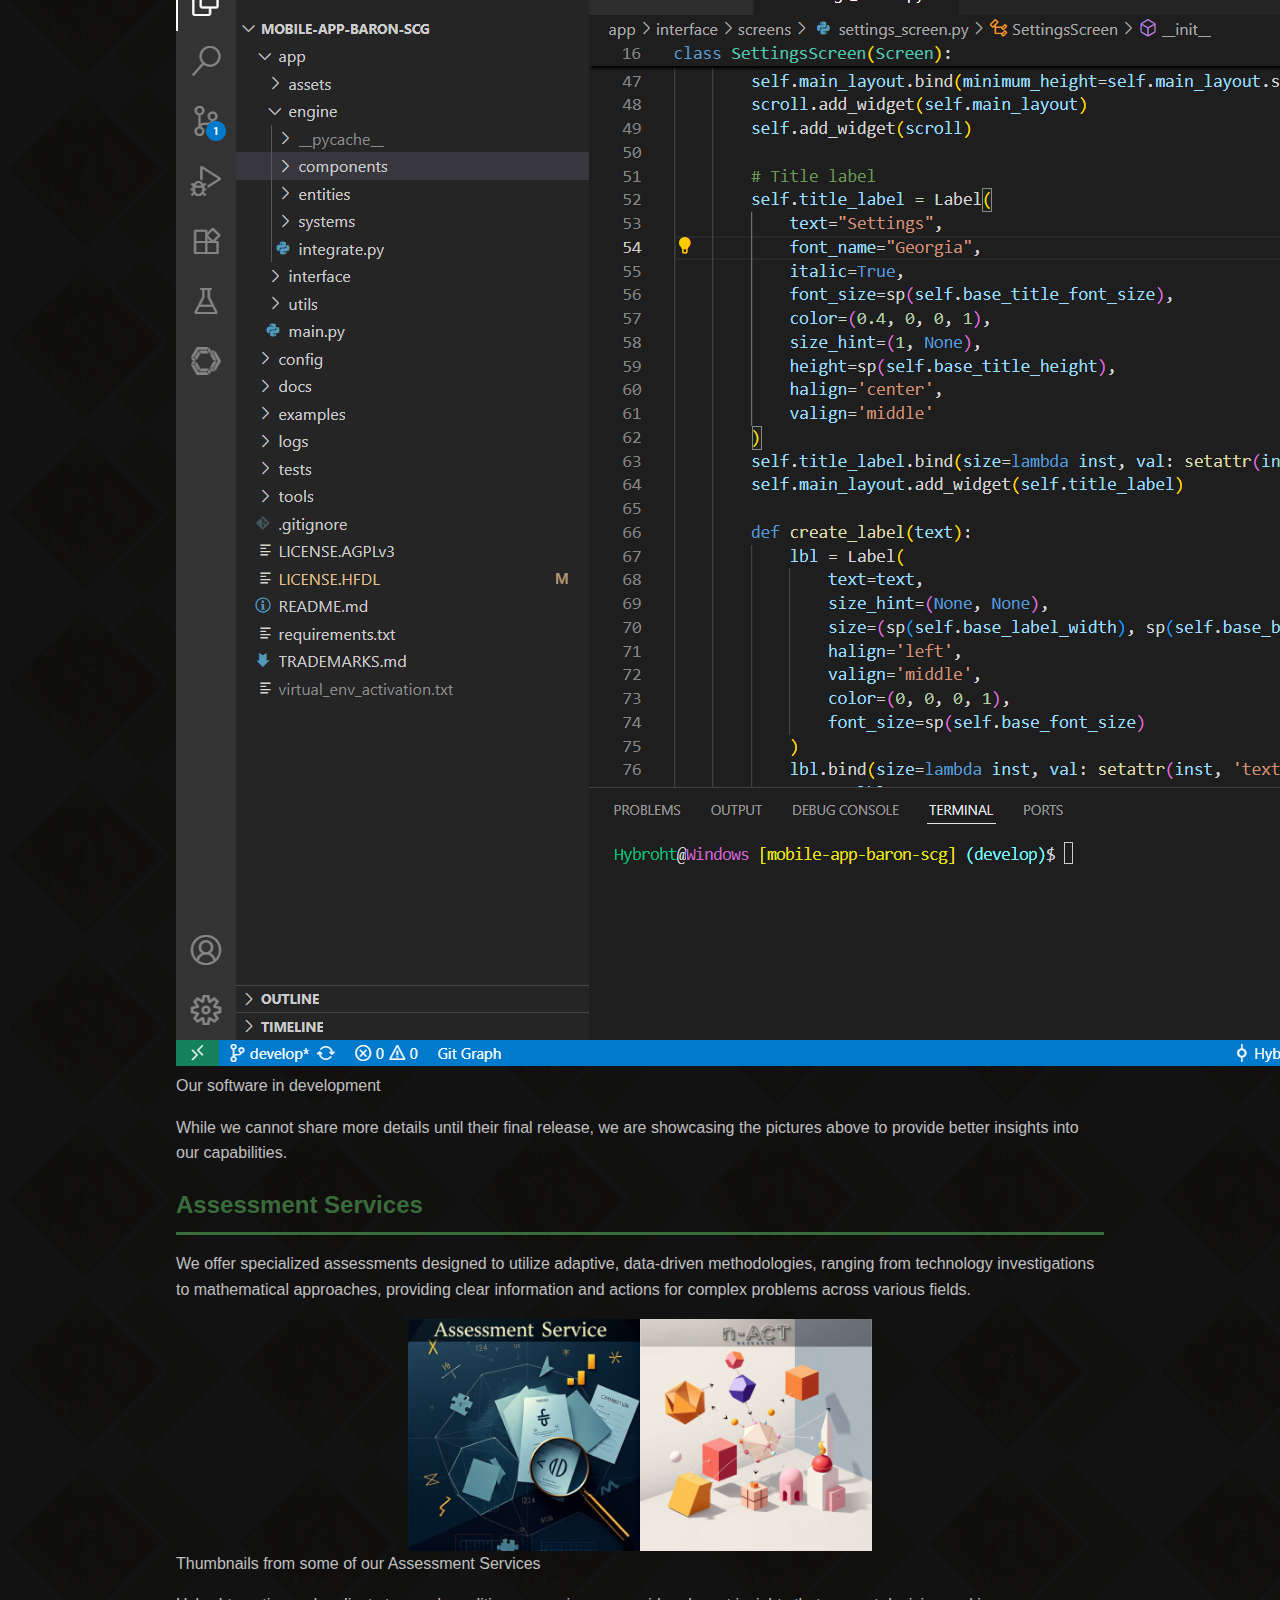
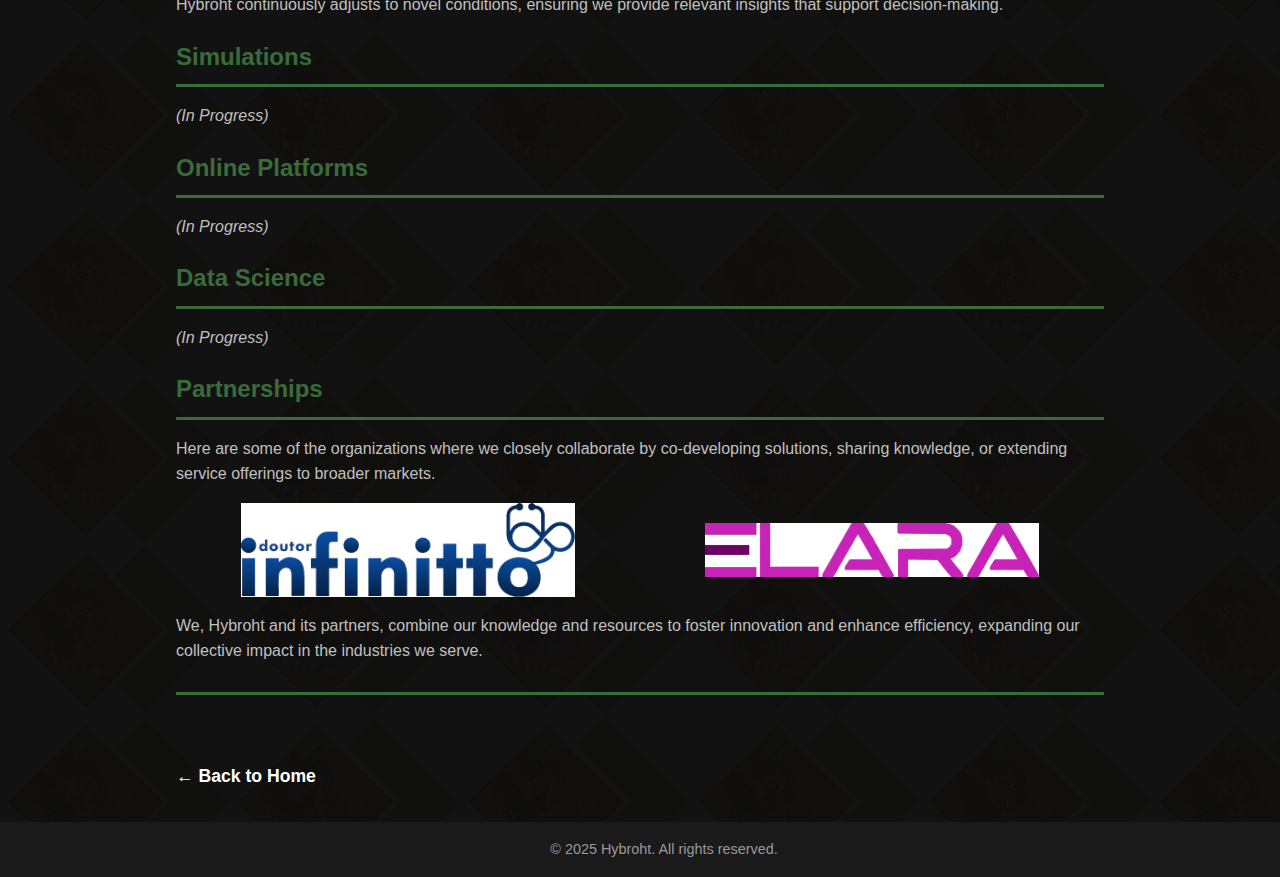
<file: showcases.html>
<!DOCTYPE html>
<html lang="en">
<head>
  <meta charset="UTF-8" />
  <meta name="viewport" content="width=device-width, initial-scale=1" />
  <title>Showcases - Hybroht Enterprise</title>
  <link rel="icon" type="image/png" href="assets/favicon.png" />
  <!-- Font Awesome for icons -->
  <link
    rel="stylesheet"
    href="https://cdnjs.cloudflare.com/ajax/libs/font-awesome/6.4.0/css/all.min.css"
    crossorigin="anonymous"
    referrerpolicy="no-referrer"
  />
  <link rel="stylesheet" type="text/css" href="styles.css" />
</head>
<body>
  <!-- Header with menu and enterprise name -->
  <header>
  <div class="logo-container">
    <img src="assets/banner_v3_6.png" alt="Enterprise Logo" class="logo" />
  </div>
    <!--div class="enterprise-name" aria-label="Enterprise Name">HYBROHT</div-->
    <!--nav aria-label="archive-navigation">
      <button class="theme-toggle" aria-label="Toggle light and dark theme" title="Toggle light and dark theme">
        <i class="fas fa-moon"></i> Dark Mode
      </button>
    </nav-->
  </header>


  <main class="container" id="main">

    <section id="intro">
      <h1>
      <span class="archive-adjustment">&nbsp;&nbsp;&nbsp;&nbsp;&nbsp;&nbsp;</span>
      Showcases&nbsp;&nbsp;&nbsp;
      <button class="theme-toggle" aria-label="Toggle light and dark theme" title="Toggle light and dark theme">
        <i class="fas fa-moon"></i> Dark Mode
      </button></h1>
      <time class="update-date" datetime="2025-09-10T11:30">September 10, 2025, 11:30 AM</time>
      <br>
      <p>
      Here we present a portfolio of current and concluded projects, ranging from products to partnerships. Each showcase offers a clear view of the work we have done, illustrating practical applications of our knowledge repertoire.
      </p>
      <p>This page serves to understand the scope and variety of our engagements, providing insight into how we approach objectives and deliver solutions.
      </p>
      <p>
        <strong>Please note this is not an exhaustive list.</strong>
      </p>
      <br>
    </section>

    <section class="showcases-section" aria-labelledby="workflow-heading">
      <h2 id="workflow-heading">Workflow Orchestration</h2>
      <p>
        We develop and implement workflow solutions that uncomplicate the integration of diverse AI and automation tools, streamlining business processes. Orchestrated workflows allow straightforward maintenance and updates, optimizing task management and improving efficiency.
      </p>
      <img src="assets/showcases/workflow.png" alt="Workflow Example" />
      <p>Available examples of our public workflow releases can be found in our official <a href="https://n8n.io/creators/hybroht/">n8n creator page</a>.</p>
      <p>Our automations range from <a href="https://n8n.io/workflows/6157-multi-source-news-curator-with-mistral-ai-analysis-summaries-and-custom-channels/">data processing</a> to the use of <a href="https://n8n.io/workflows/5682-simulate-debates-between-ai-agents-using-mistral-to-optimize-answers/">multi-agent collaboration</a>.</p>
    </section>

    <section class="showcases-section" aria-labelledby="asset-generation-heading">
      <h2 id="asset-generation-heading">Digital Asset Generation</h2>
      <p>
        At Hybroht, we are capable of creating a diverse range of digital assets, spanning from realistic to stylistically unique videos, as well as audio content, including voices and music.
      </p>
      <iframe height="415"
        src="https://www.youtube.com/embed/m2baCpoJ6io?iv_load_policy=3&modestbranding=1&autoplay=0"
        frameborder="0" allowfullscreen></iframe>
      <p>
        This skill allows us to deliver customizable multimedia content, supporting clients and partners in enhancing their communication and engagement strategies.
      </p>
    </section>

    <section class="showcases-section" aria-labelledby="technical-contract-heading">
      <h2 id="technical-contract-heading">Technical Contract Drafting</h2>
      <p>
        Aiming to accelerate bureaucracy while maintaining alignment with our strategic goals, we standardize our regulations and ensure compliance through the careful crafting of legal documents.
      </p>
      <img src="assets/showcases/regulations.png" alt="Hybroht Licenses" />
      <figcaption>See our <a href="stack-and-resources.html">Stack & Resources</a> page for more information on our licenses</figcaption>
      <p>
        Our offerings are coupled with the most appropriate license, depending on their nature and role within our business operations. 
      </p>
    </section>

    <section class="showcases-section" aria-labelledby="software-heading">
      <h2 id="software-heading">Software</h2>
      <p>
        Our development of software projects is currently underway, designed to address specific business needs, from clients to our own, and focusing on usability and purpose fitness.
      </p>
      <img src="assets/showcases/softwares.png" alt="Softwares" />
      <figcaption>Our software in development</figcaption>
      <p>
        While we cannot share more details until their final release, we are showcasing the pictures above to provide better insights into our capabilities.
      </p>
    </section>

    <section class="showcases-section" aria-labelledby="Assessment Services">
      <h2 id="assessments-heading">Assessment Services</h2>

      <p>
        We offer specialized assessments designed to utilize adaptive, data-driven methodologies, ranging from technology investigations to mathematical approaches, providing clear information and actions for complex problems across various fields.
      </p>
      <img src="assets/showcases/assessments.jpg"
      alt="Assessment Services Thumbnails"
      style="width: 50%;
      justify-items: center;
      display:flex;
      margin:auto;
      align-items: center;"/>
      <figcaption>Thumbnails from some of our Assessment Services</figcaption>
      <p>Hybroht continuously adjusts to novel conditions, ensuring we provide relevant insights that support decision-making.</p>

    </section>

    <section class="showcases-section" aria-labelledby="simulations-heading">
      <h2 id="simulations-heading">Simulations</h2>
      <i>(In Progress)</i>
    </section>

    <section class="showcases-section" aria-labelledby="online-platform-heading">
      <h2 id="online-platform-heading">Online Platforms</h2>
      <i>(In Progress)</i>
    </section>

    <section class="showcases-section" aria-labelledby="data-science-heading">
      <h2 id="data-science-heading">Data Science</h2>
      <i>(In Progress)</i>
    </section>

    <section class="showcases-section" aria-labelledby="partnerships-heading">
      <h2 id="partnerships-heading">Partnerships</h2>
      <p>
        Here are some of the organizations where we closely collaborate by co-developing solutions, sharing knowledge, or extending service offerings to broader markets.
      </p>
      <div style="display: flex; justify-content: center; align-items: center;">
        <img src="assets/showcases/partnerships/dr_infinitto.png"
          alt="Dr. Infinitto Logo"
          class="partnership"
          style="width: 36%;
          justify-items: center;
          display:inline-flex;
          margin:auto;
          align-items: center;
          cursor:pointer;"
          onclick="window.open('https://drinfinitto.com.br', '_blank');"
          />
        <img src="assets/showcases/partnerships/elara.png"
          alt="Elara logo"
          class="partnership"
          style="width: 36%;
          justify-items: center;
          display:inline-flex;
          margin:auto;
          align-items: center;
          cursor:pointer;"
          onclick="window.open('https://agenciaelara.com.br/', '_blank');"
          />
      </div>
      <p>
        We, Hybroht and its partners, combine our knowledge and resources to foster innovation and enhance efficiency, expanding our collective impact in the industries we serve.
      </p>
    </section>

    <section id="end" class="faq">
      <h2></h2>
      <br>
      <br>
      <nav class="archive-navigation" aria-label="Navigation">
        <a href="index.html" class="back-to-home">← Back to Home</a>
      </nav>
    </section>
  </main>

  <footer>
    &copy; 2025 Hybroht. All rights reserved.
  </footer>


  <script>
    // Immediately apply dark theme on page load to prevent flicker
    (function() {
      const body = document.body;
      const themeToggleBtn = document.querySelector('.theme-toggle');
      if (!themeToggleBtn) return; // Exit if no toggle button on page

      function setTheme(theme) {
        if (theme === 'dark') {
          body.classList.remove('light-theme');
          body.classList.add('dark-theme');
          themeToggleBtn.innerHTML = '<i class="fas fa-sun"></i>';// Dark Mode
          localStorage.setItem('theme', 'dark');
        } else {
          body.classList.remove('dark-theme');
          body.classList.add('light-theme');
          themeToggleBtn.innerHTML = '<i class="fas fa-moon"></i>';// Light Mode
          localStorage.setItem('theme', 'light');
        }
      }

      // Load saved theme or default to dark
      const savedTheme = localStorage.getItem('theme') || 'dark';
      setTheme(savedTheme);

      themeToggleBtn.addEventListener('click', () => {
        const currentTheme = body.classList.contains('dark-theme') ? 'dark' : 'light';
        setTheme(currentTheme === 'dark' ? 'light' : 'dark');
      });
    })();

    // Toggle aria-expanded attribute on details summary click for accessibility
    document.querySelectorAll('.faq summary').forEach(summary => {
      summary.addEventListener('click', () => {
        const isOpen = summary.parentElement.hasAttribute('open');
        summary.setAttribute('aria-expanded', String(!isOpen));
      });
    });
  </script>
</body>
</html>
</file>
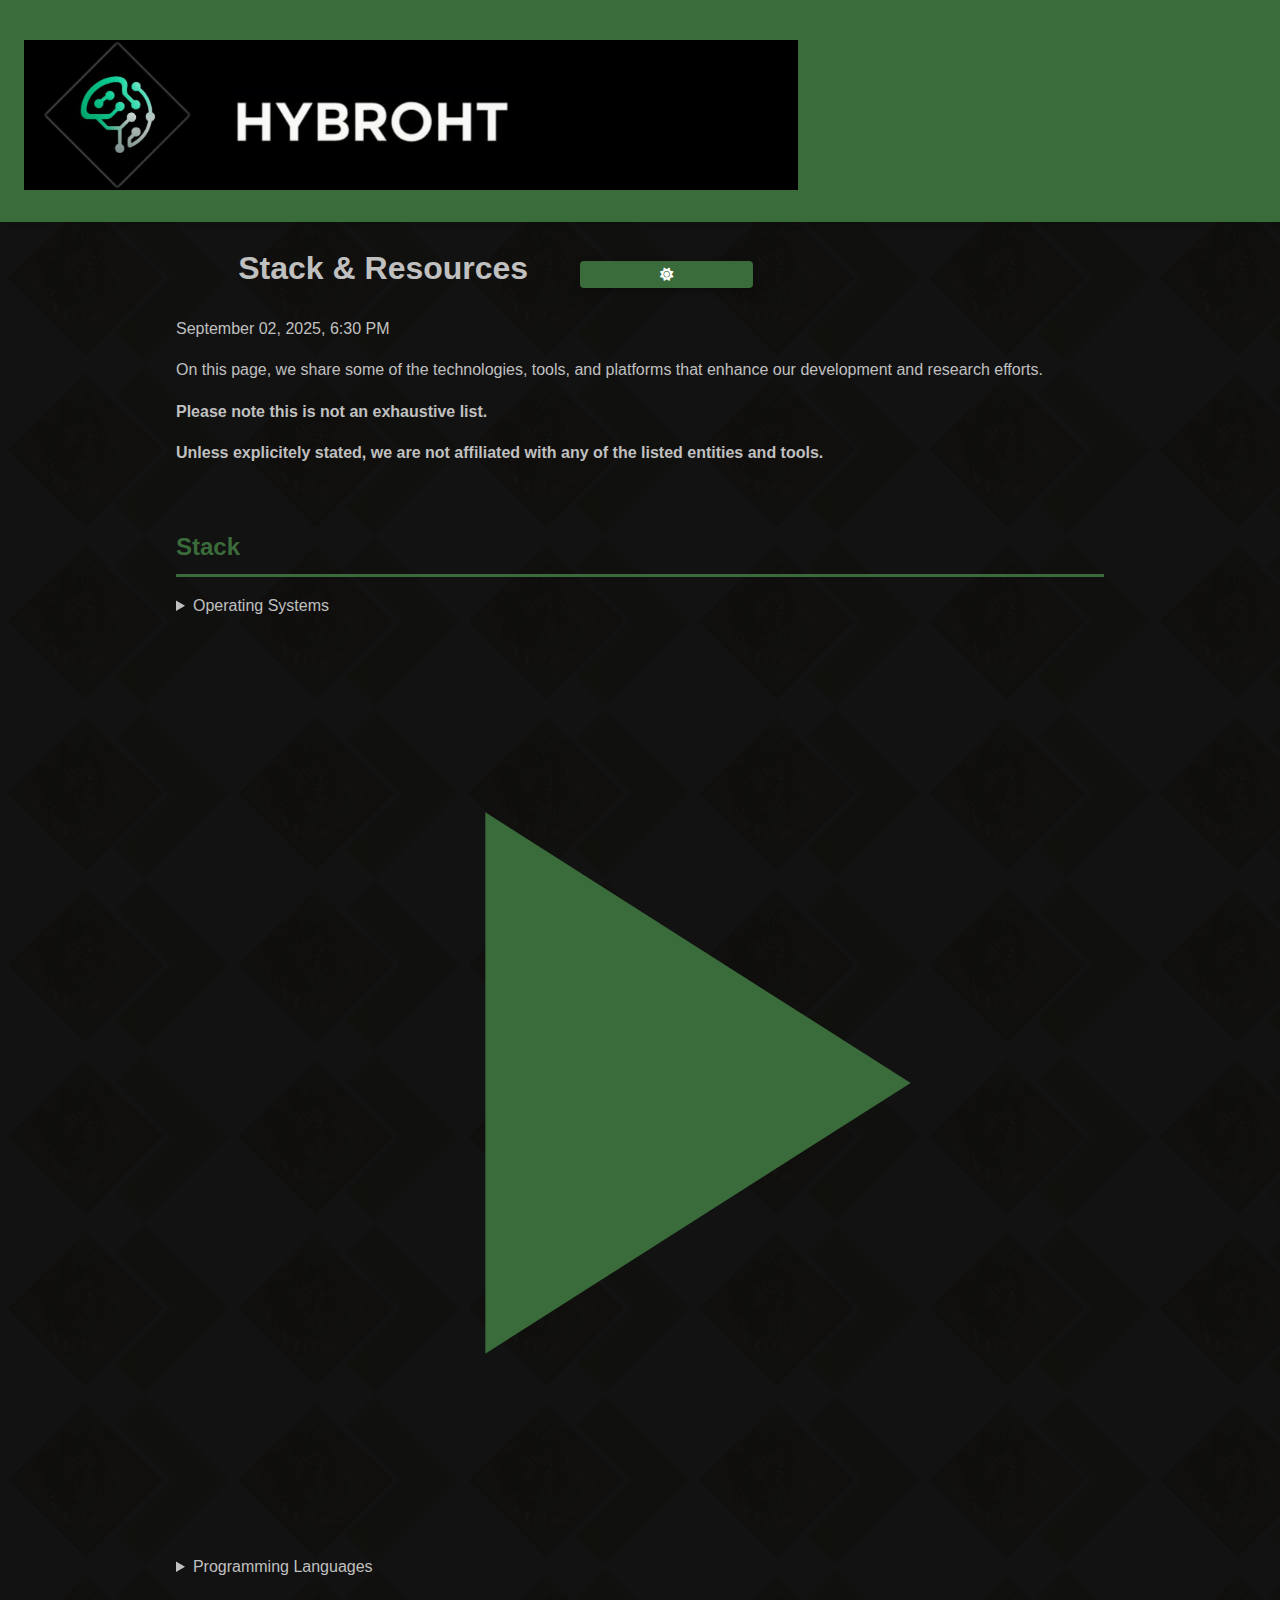
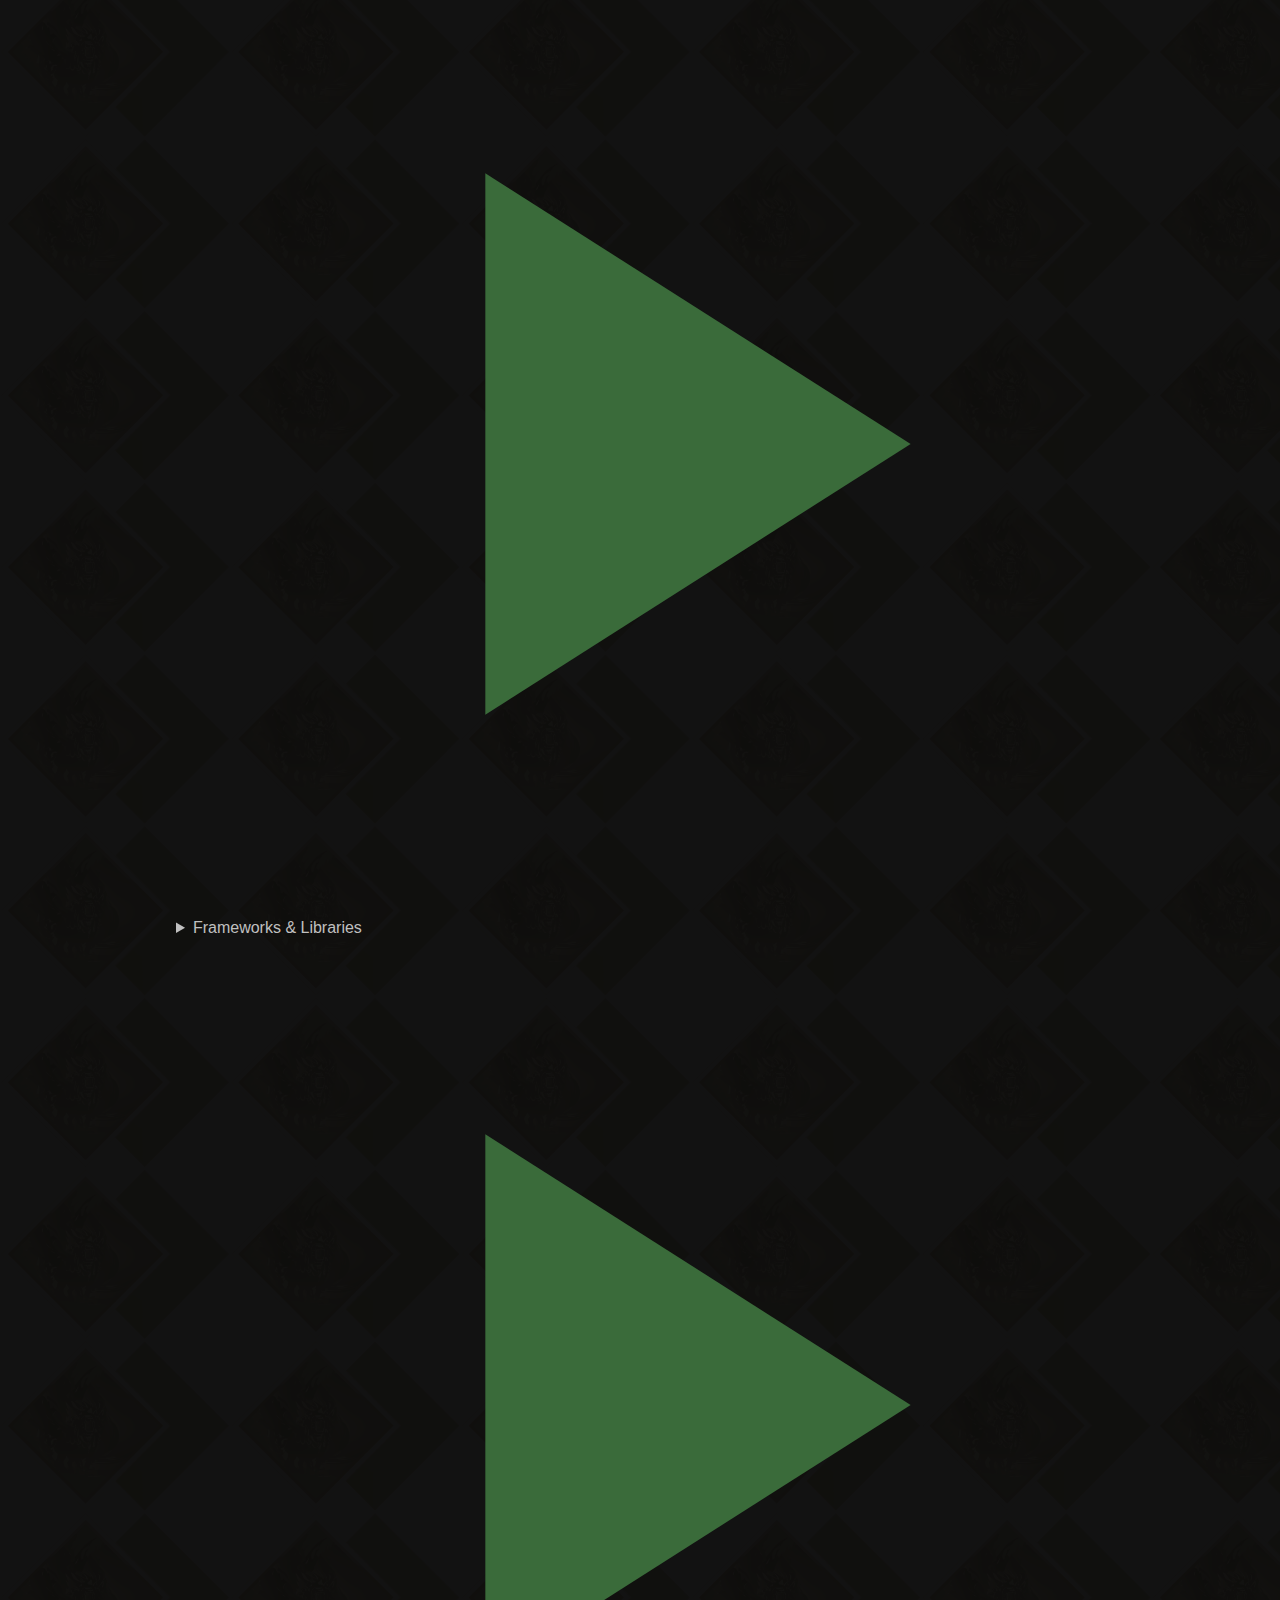
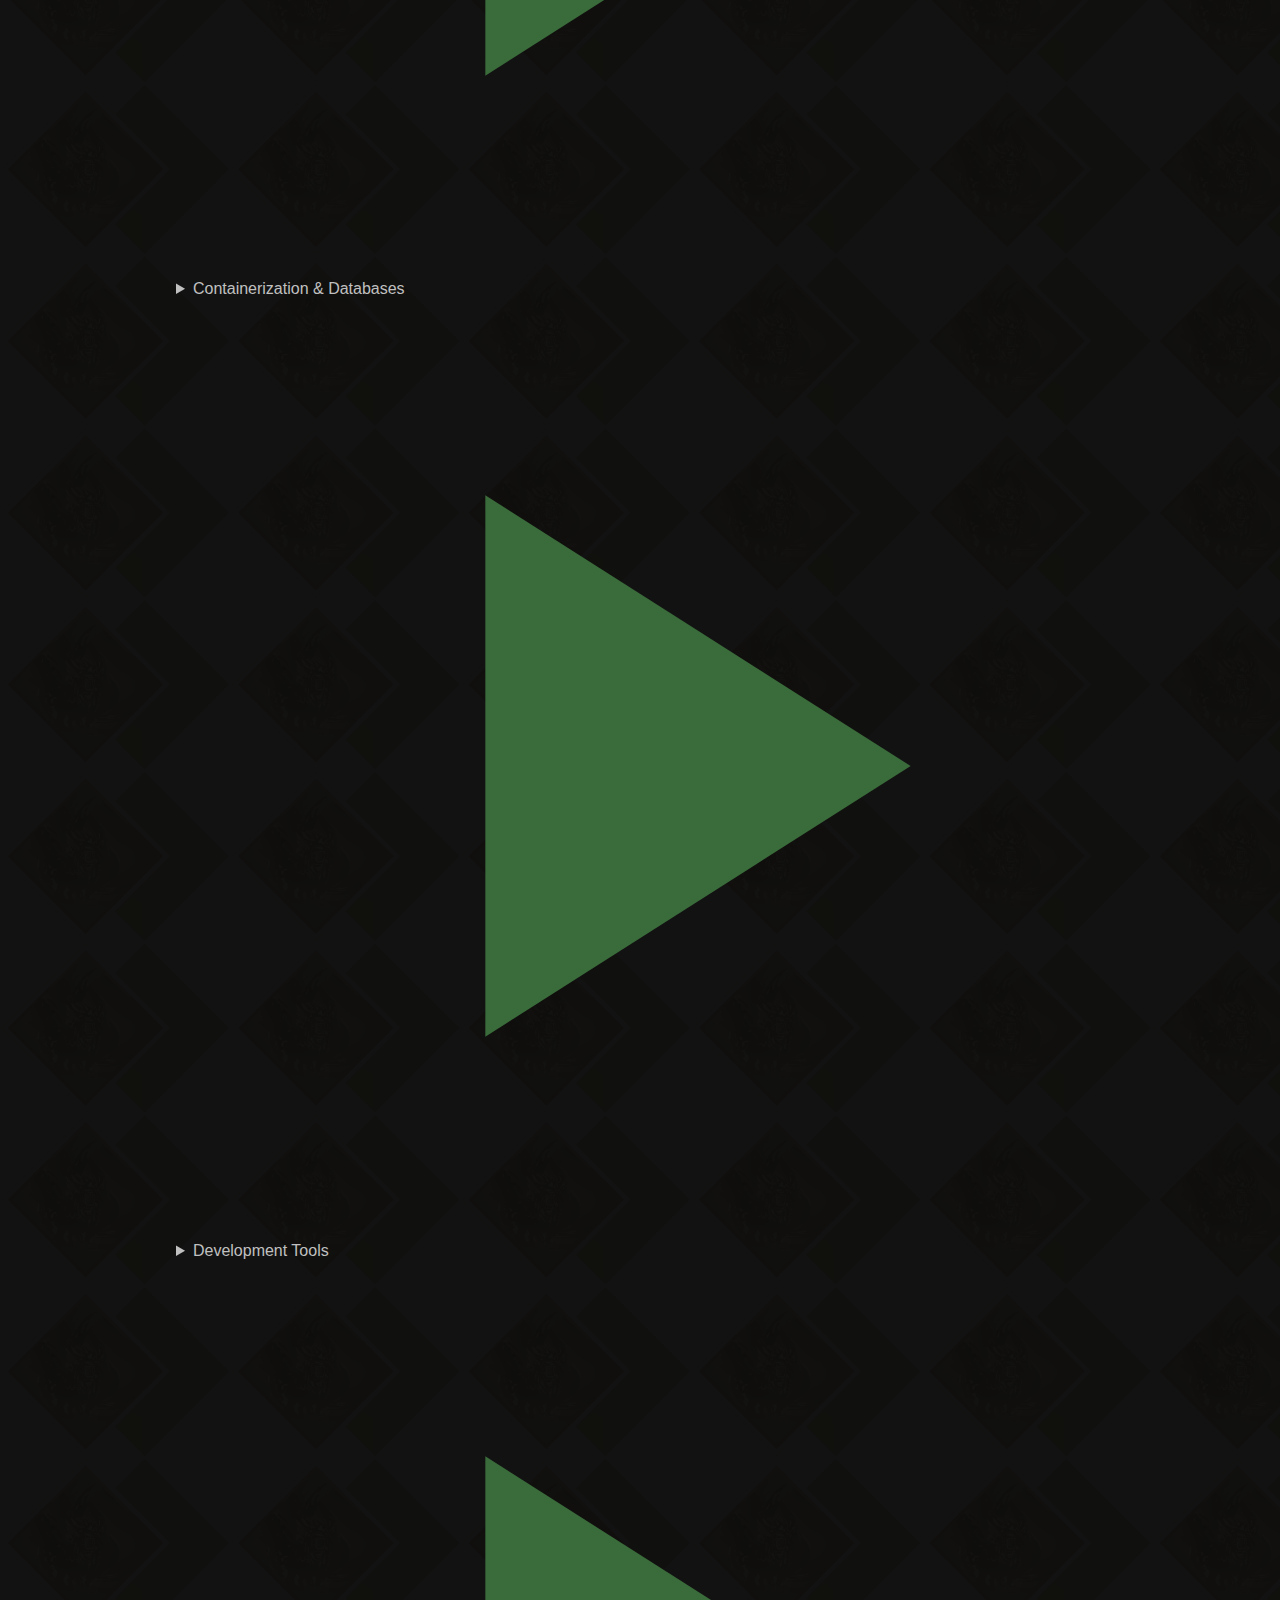
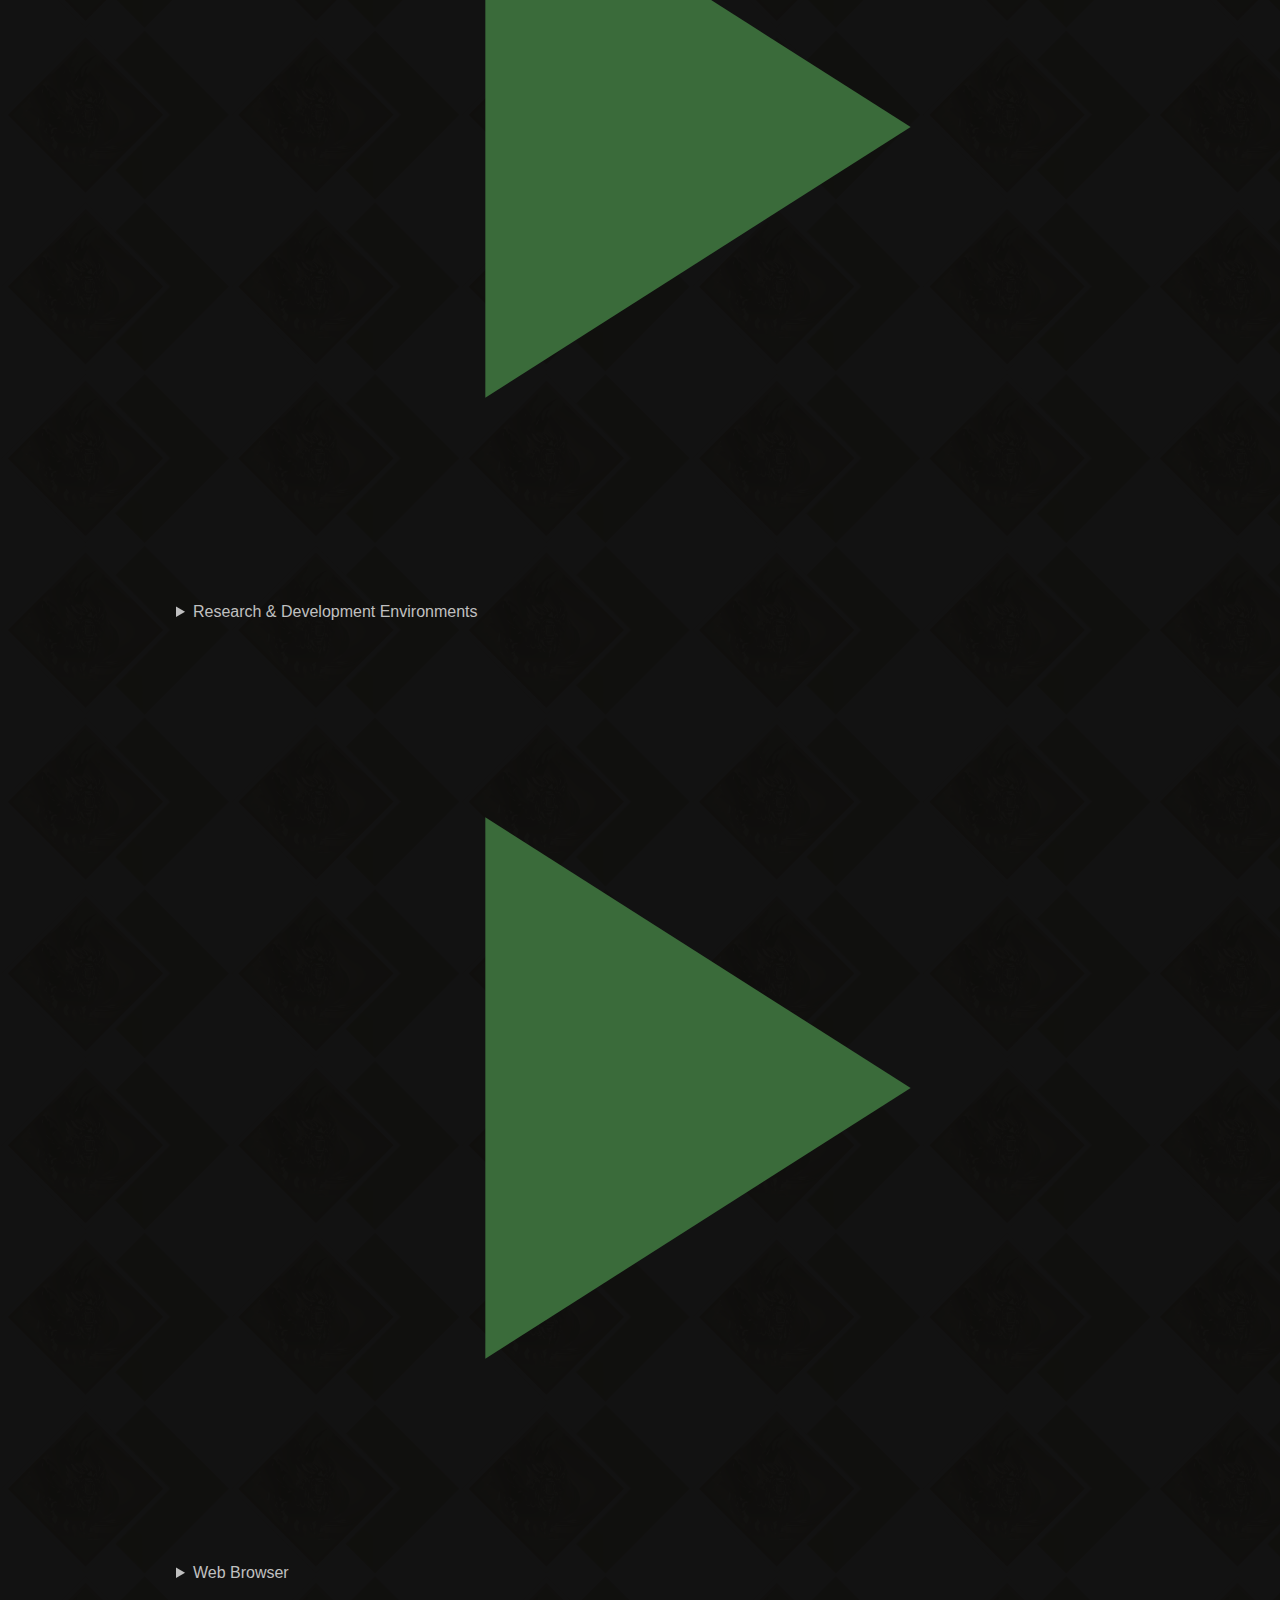
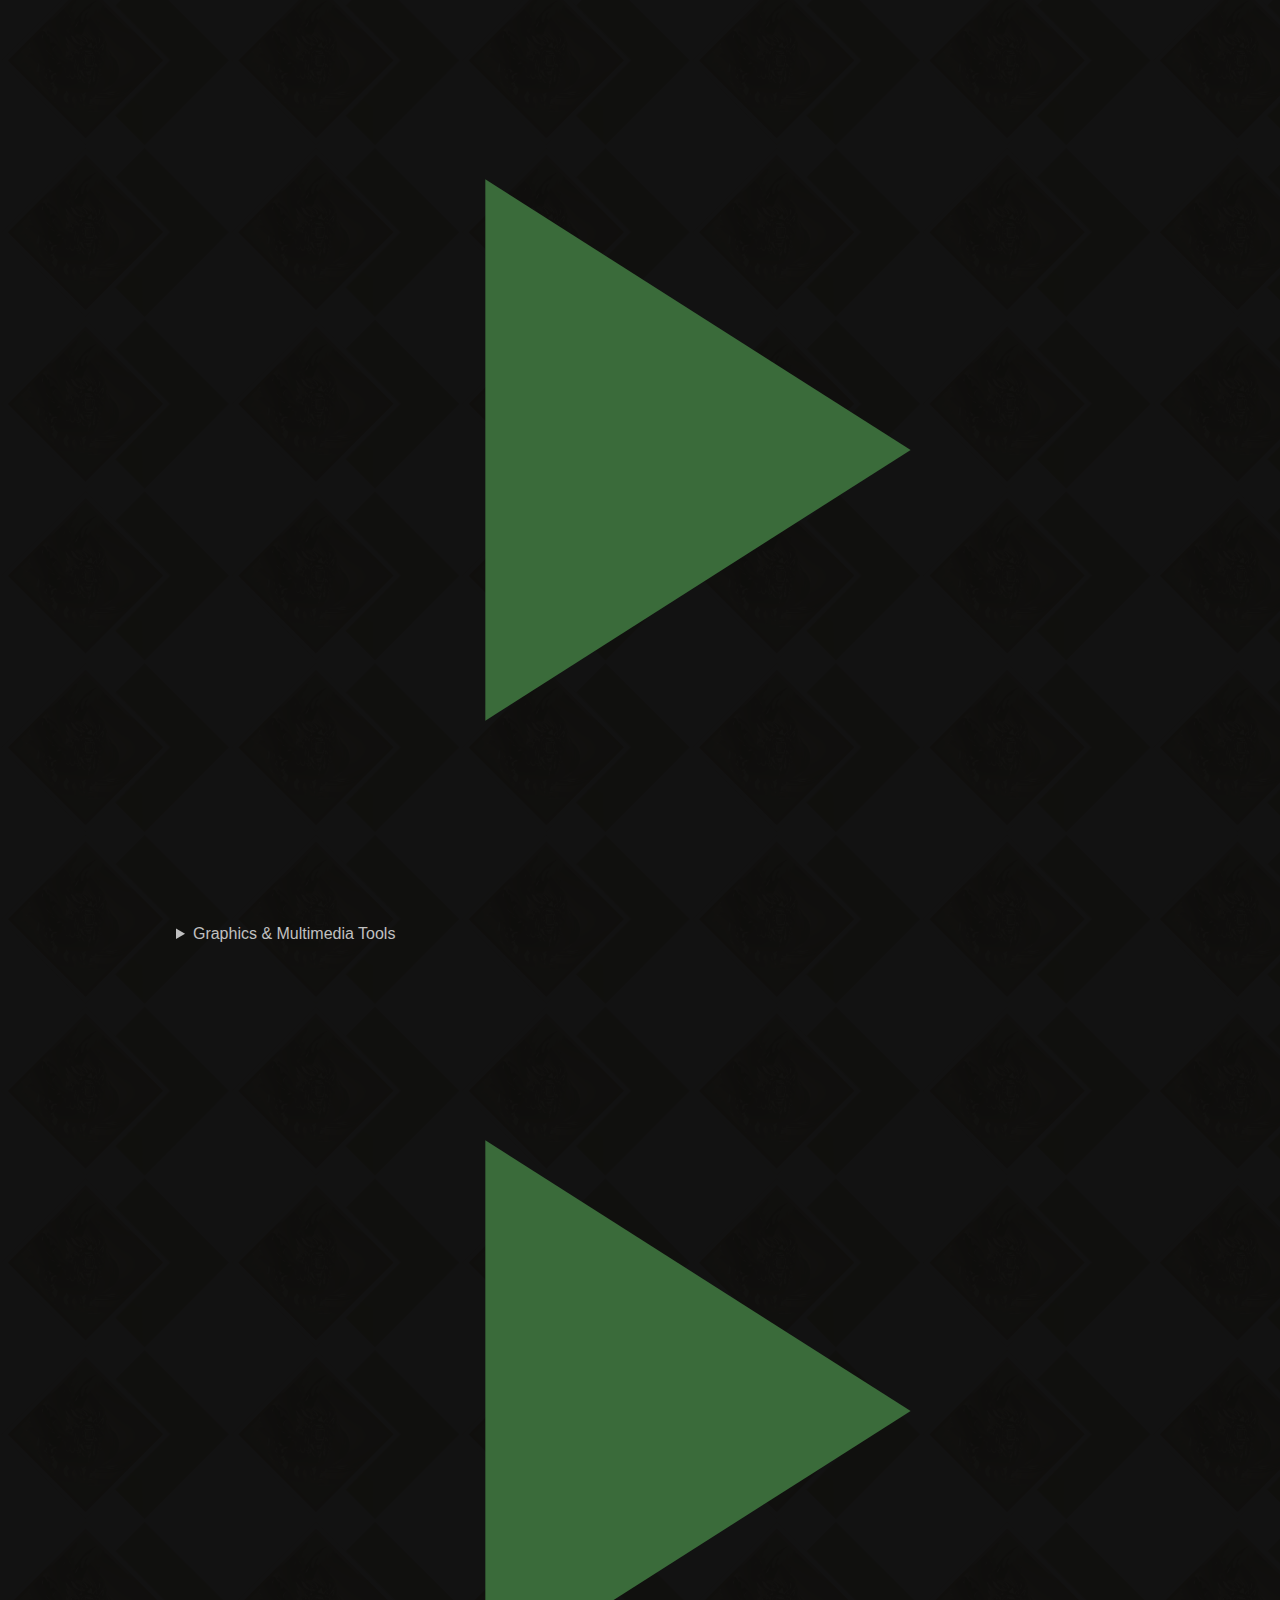
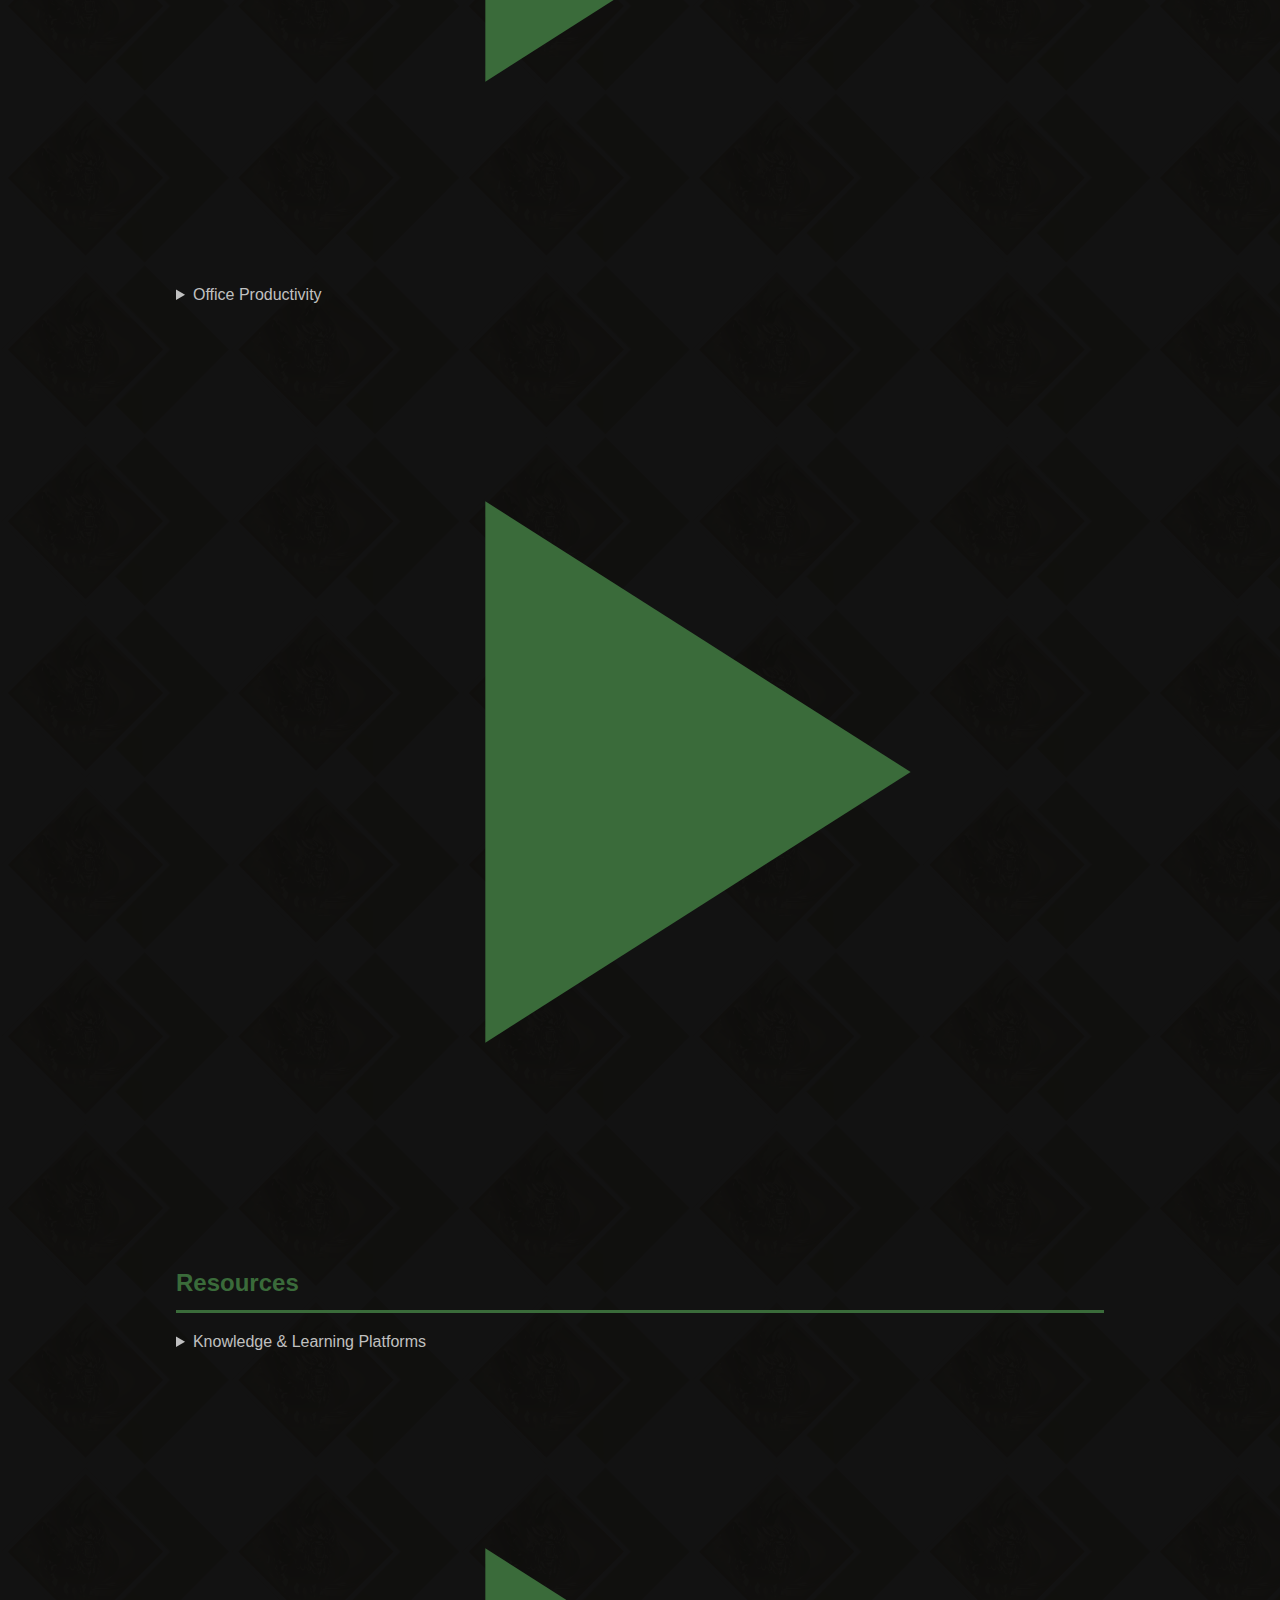
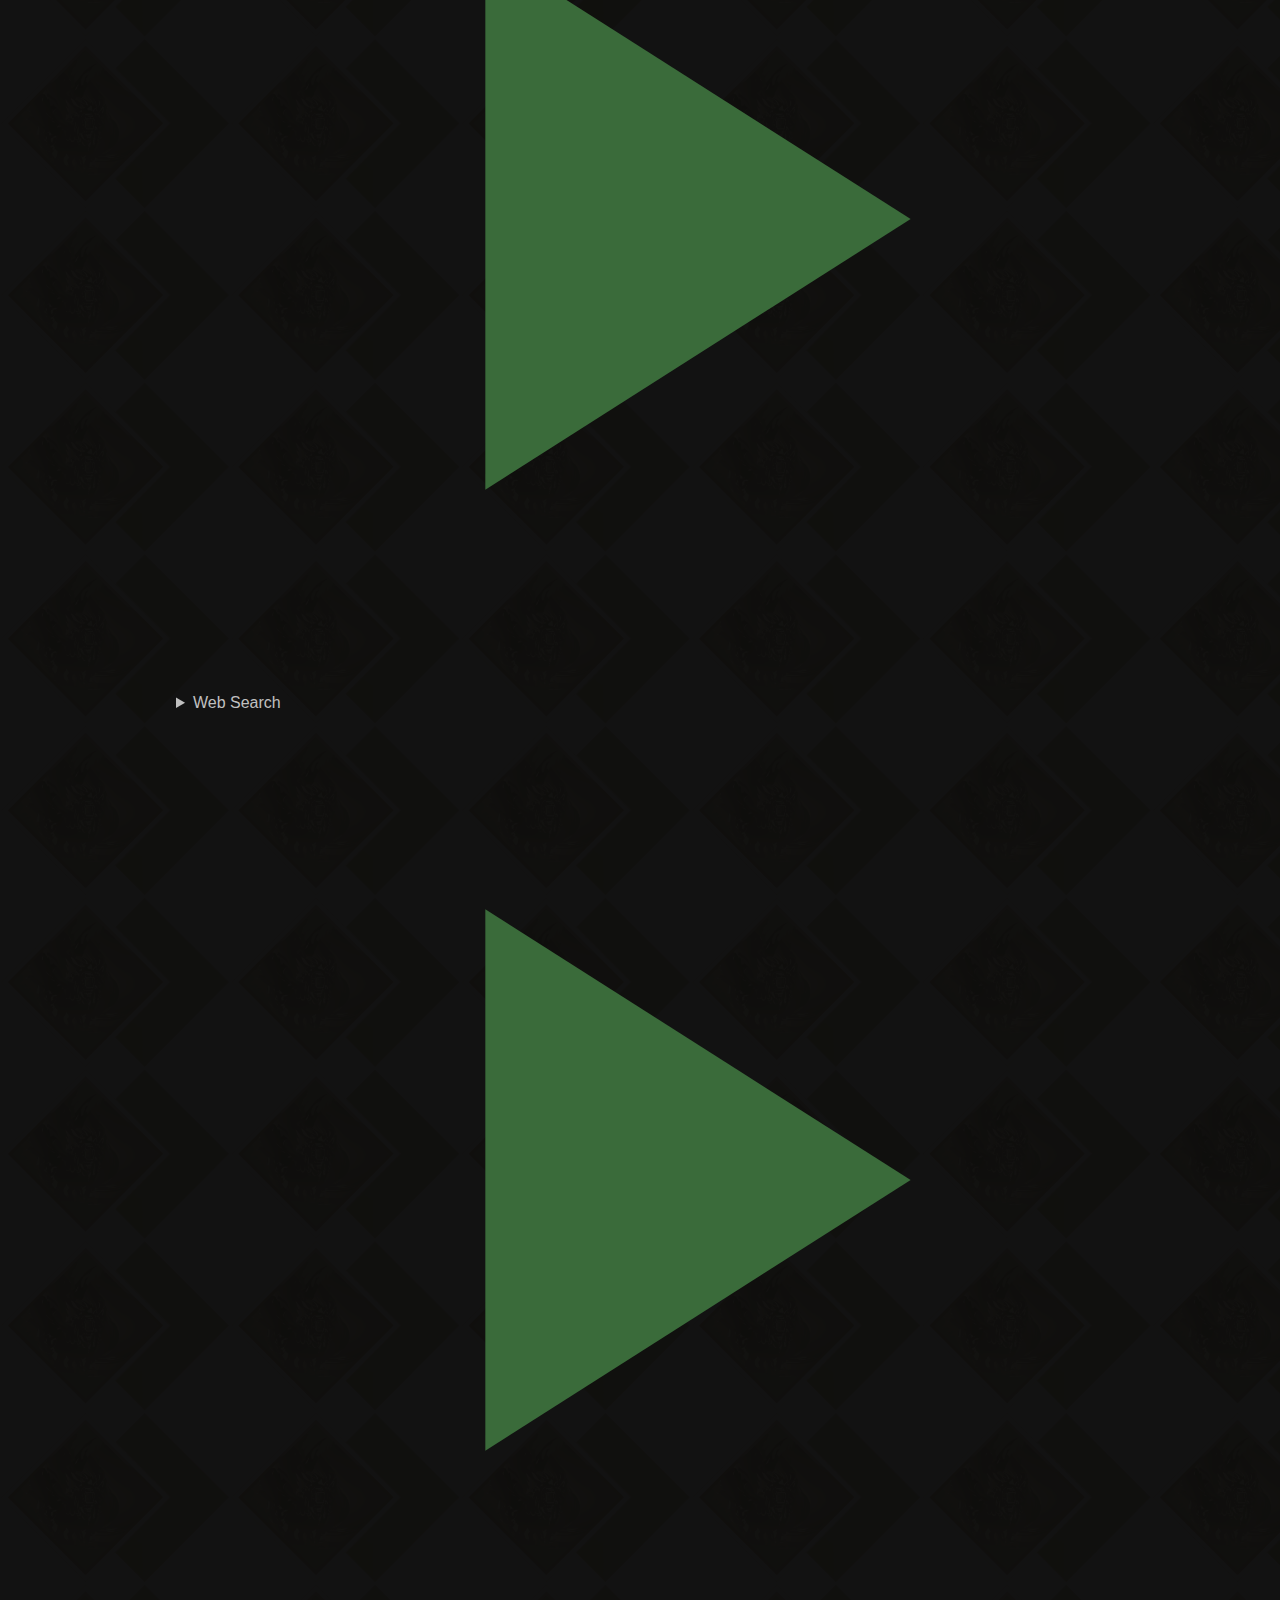
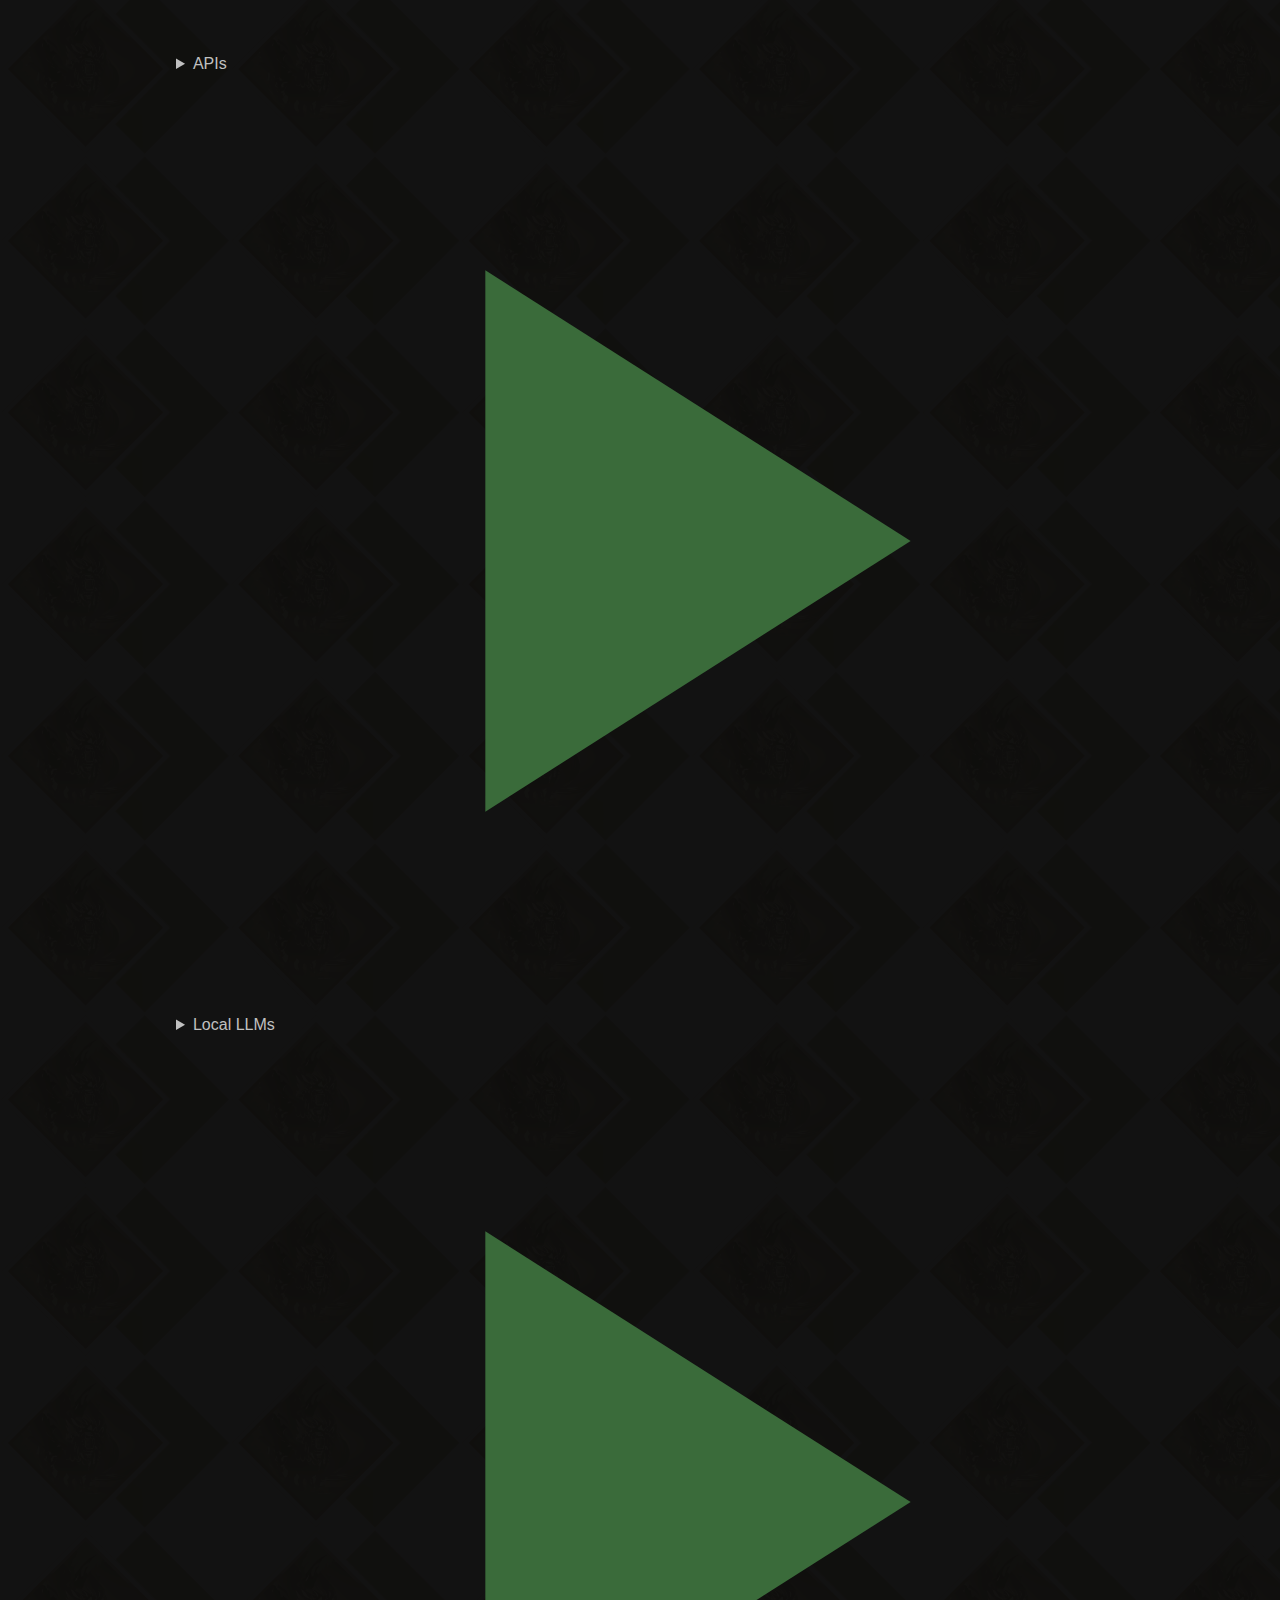
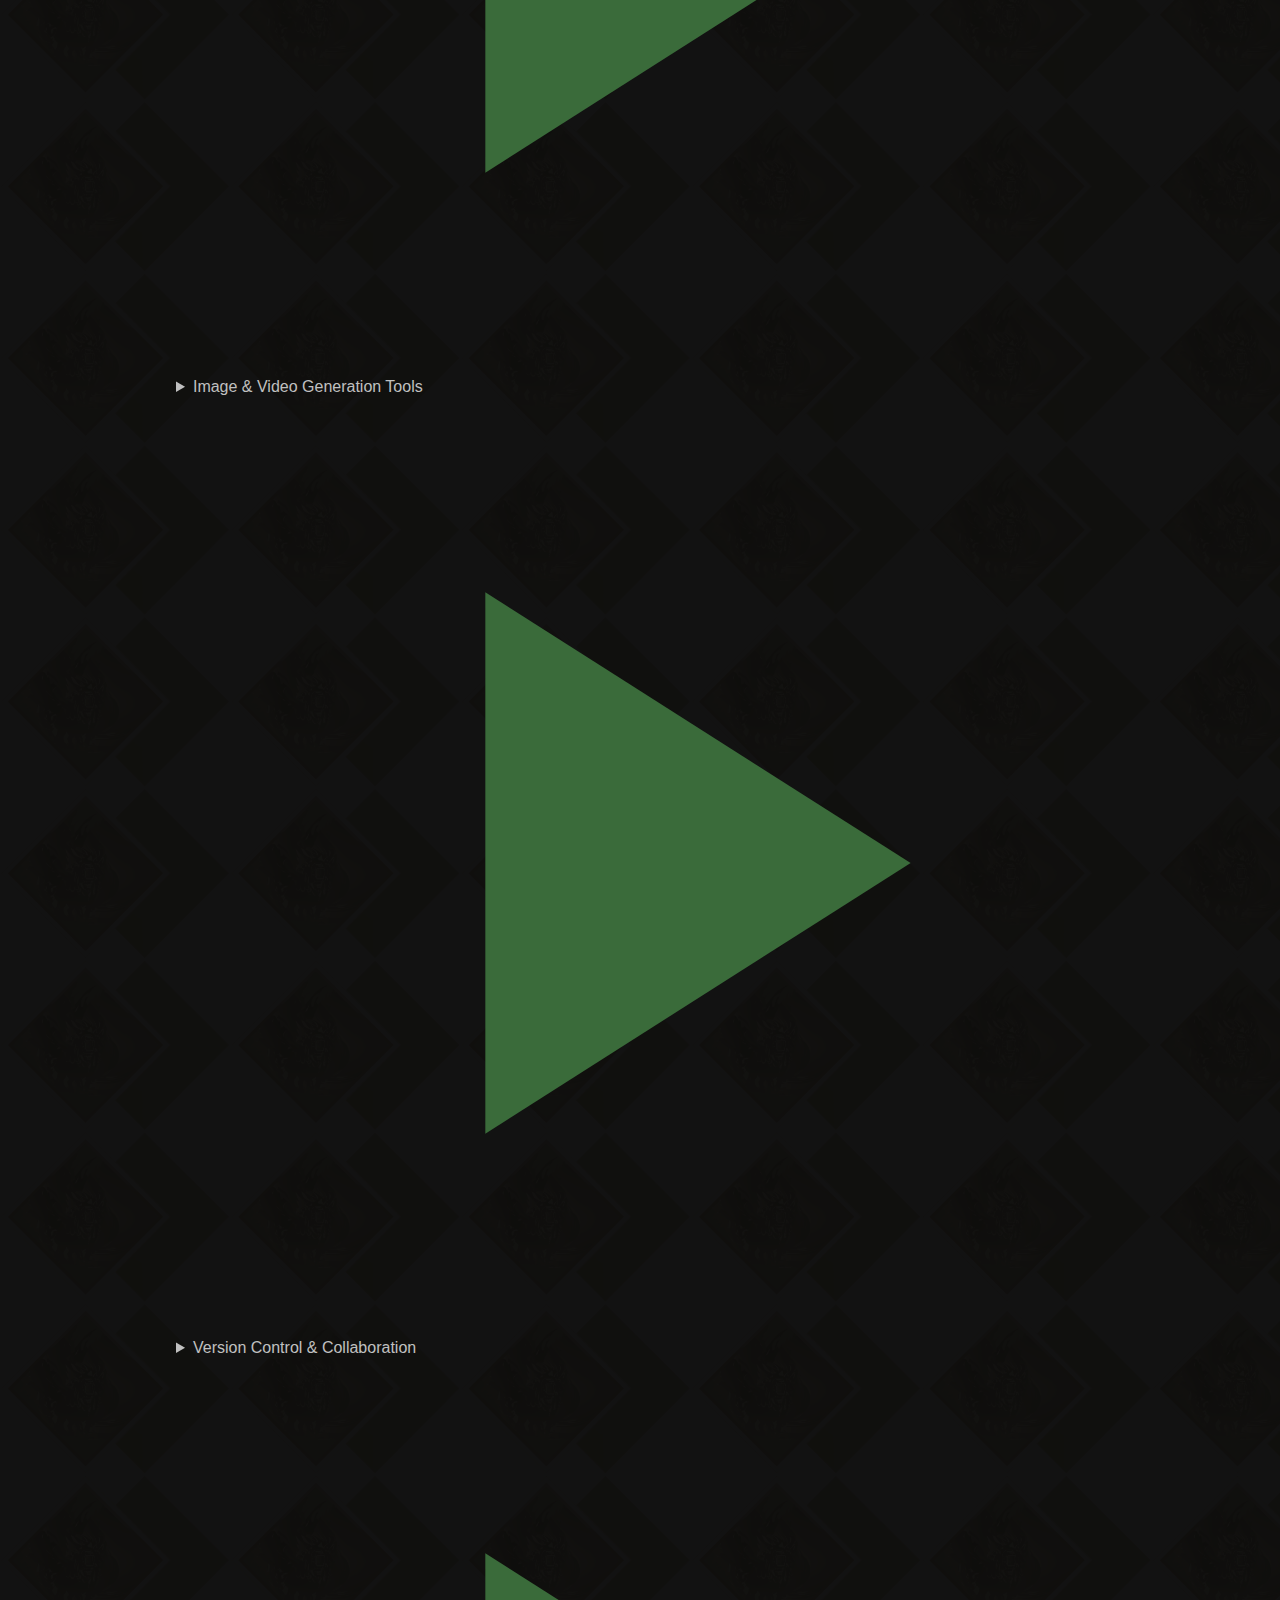
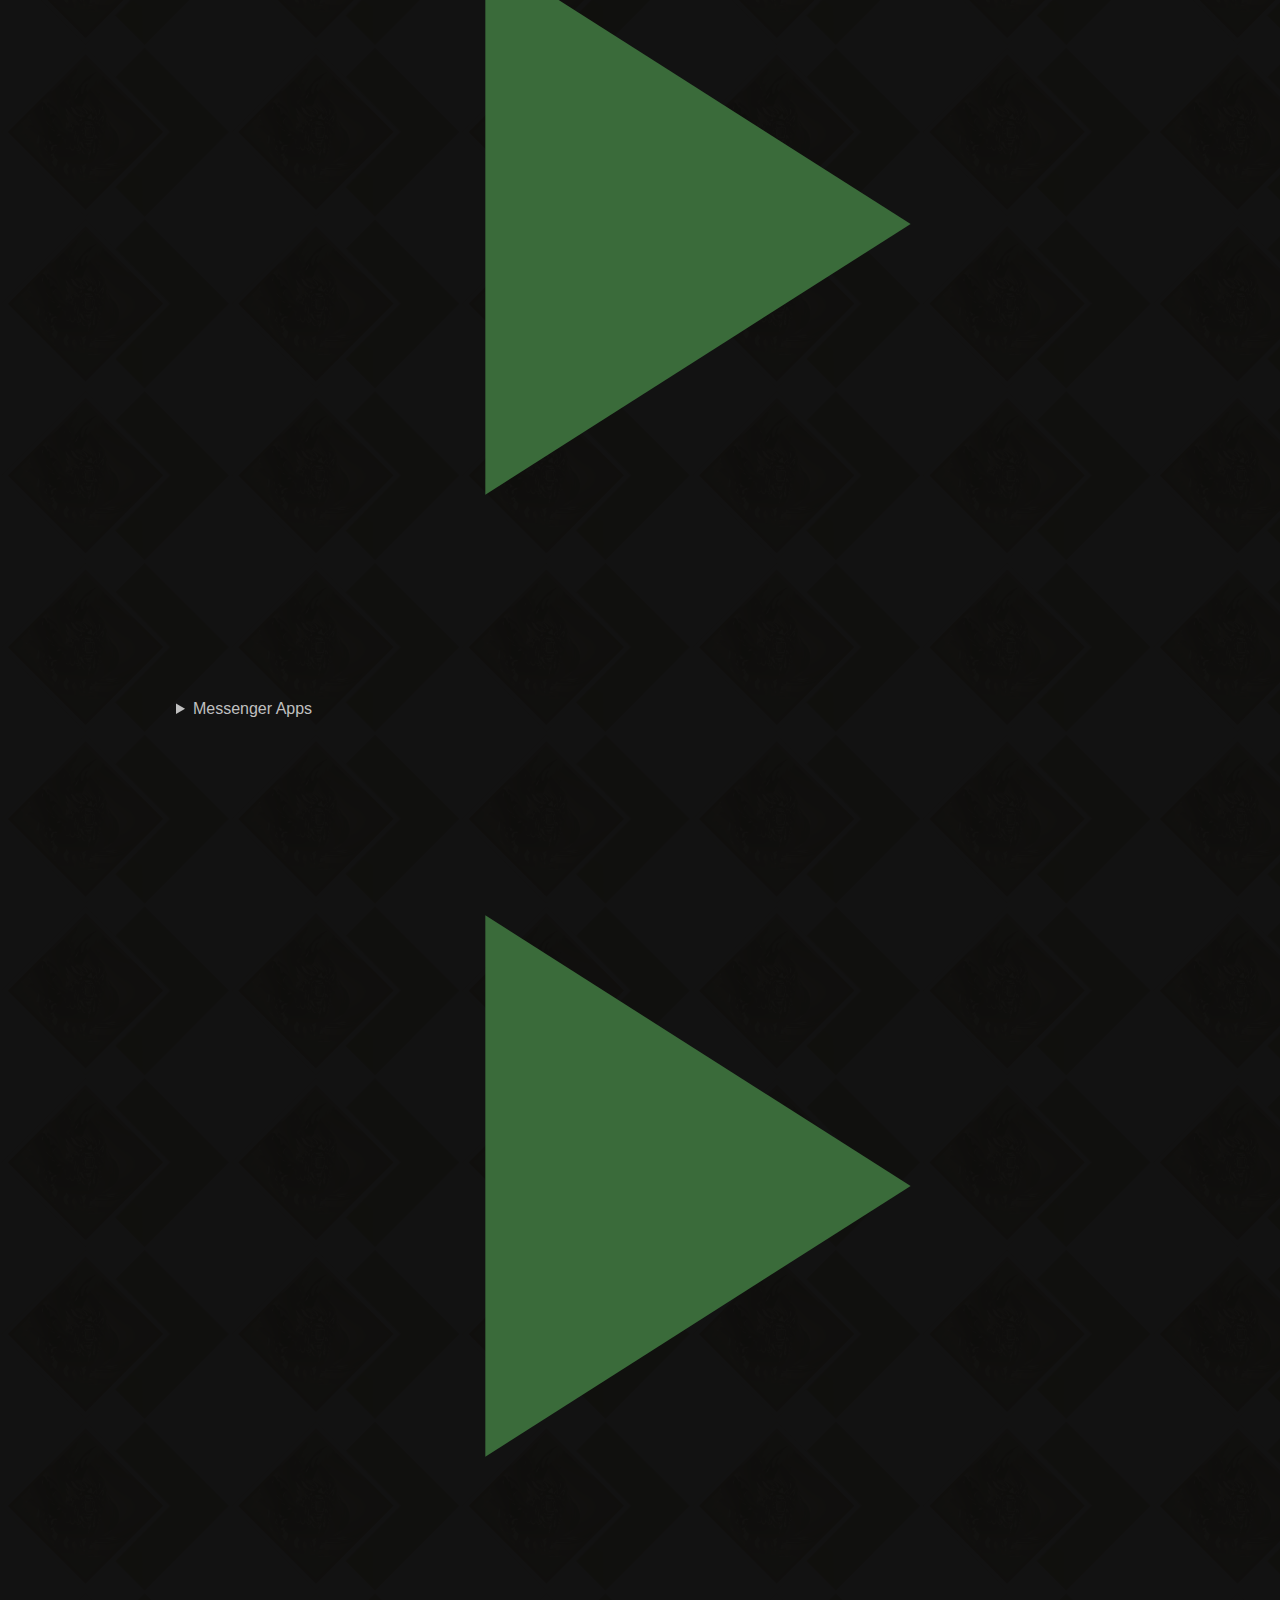
<file: stack-and-resources.html>
<!DOCTYPE html>
<html lang="en">
<head>
  <meta charset="UTF-8" />
  <meta name="viewport" content="width=device-width, initial-scale=1" />
  <title>Stack & Resources - Hybroht Enterprise</title>
  <link rel="icon" type="image/png" href="assets/favicon.png" />
  <!-- Font Awesome for icons -->
  <link
    rel="stylesheet"
    href="https://cdnjs.cloudflare.com/ajax/libs/font-awesome/6.4.0/css/all.min.css"
    crossorigin="anonymous"
    referrerpolicy="no-referrer"
  />
  <link rel="stylesheet" type="text/css" href="styles.css" />
</head>
<body>
  <!-- Header with menu and enterprise name -->
  <header>
  <div class="logo-container">
    <img src="assets/banner_v3_6.png" alt="Enterprise Logo" class="logo" />
  </div>
    <!--div class="enterprise-name" aria-label="Enterprise Name">HYBROHT</div-->
    <!--nav aria-label="archive-navigation">
      <button class="theme-toggle" aria-label="Toggle light and dark theme" title="Toggle light and dark theme">
        <i class="fas fa-moon"></i> Dark Mode
      </button>
    </nav-->
  </header>


  <main class="container" id="main">

    <section id="intro">
      <h1>
      <span class="archive-adjustment">&nbsp;&nbsp;&nbsp;&nbsp;&nbsp;&nbsp;</span>
      Stack & Resources&nbsp;&nbsp;&nbsp;
      <button class="theme-toggle" aria-label="Toggle light and dark theme" title="Toggle light and dark theme">
        <i class="fas fa-moon"></i> Dark Mode
      </button></h1>
      <time class="update-date" datetime="2025-09-02T15:30">September 02, 2025, 6:30 PM</time>
      <br>
      <p>
      On this page, we share some of the technologies, tools, and platforms that enhance our development and research efforts.
      </p>
      <p>
        <strong>Please note this is not an exhaustive list.</strong>
      </p>
      <p>
        <strong>Unless explicitely stated, we are not affiliated with any of the listed entities and tools.</strong>
      </p>
      <br>
    </section>

    <section class="faq-section" aria-labelledby="stack-heading">
      <h2 id="stack-heading">Stack</h2>
      <div class="faq-list" role="list">

        <details class="faq" role="listitem">
          <summary aria-controls="e1" aria-expanded="false">
            <span>Operating Systems</span>
            <svg class="chev" viewBox="0 0 24 24" fill="none" aria-hidden="true">
              <path d="M8 5v14l11-7z" fill="var(--color-primary)"/>
            </svg>
          </summary>
          <div id="e1" class="content" role="region" aria-label="Operating Systems">
            <p>Linux, Windows</p>
          </div>
        </details>

        <details class="faq" role="listitem">
          <summary aria-controls="e2" aria-expanded="false">
            <span>Programming Languages</span>
            <svg class="chev" viewBox="0 0 24 24" fill="none" aria-hidden="true">
              <path d="M8 5v14l11-7z" fill="var(--color-primary)"/>
            </svg>
          </summary>
          <div id="e2" class="content" role="region" aria-label="Programming Languages">
            <p>Python, C/C++, Common LISP, JavaScript</p>
          </div>
        </details>

        <details class="faq" role="listitem">
          <summary aria-controls="e3" aria-expanded="false">
            <span>Frameworks & Libraries</span>
            <svg class="chev" viewBox="0 0 24 24" fill="none" aria-hidden="true">
              <path d="M8 5v14l11-7z" fill="var(--color-primary)"/>
            </svg>
          </summary>
          <div id="e3" class="content" role="region" aria-label="Frameworks & Libraries">
            <p>PyTorch, Scikit-learn, Flask, NumPy, SciPy, Pandas, Kivy</p>
          </div>
        </details>

        <details class="faq" role="listitem">
          <summary aria-controls="e4" aria-expanded="false">
            <span>Containerization & Databases</span>
            <svg class="chev" viewBox="0 0 24 24" fill="none" aria-hidden="true">
              <path d="M8 5v14l11-7z" fill="var(--color-primary)"/>
            </svg>
          </summary>
          <div id="e4" class="content" role="region" aria-label="Containerization & Databases">
            <p>Podman, PostgreSQL, SQLite</p>
          </div>
        </details>

        <details class="faq" role="listitem">
          <summary aria-controls="e5" aria-expanded="false">
            <span>Development Tools</span>
            <svg class="chev" viewBox="0 0 24 24" fill="none" aria-hidden="true">
              <path d="M8 5v14l11-7z" fill="var(--color-primary)"/>
            </svg>
          </summary>
          <div id="e5" class="content" role="region" aria-label="Development Tools">
            <p>VSCodium, Geany, Notepad++</p>
          </div>
        </details>

        <details class="faq" role="listitem">
          <summary aria-controls="e6" aria-expanded="false">
            <span>Research & Development Environments</span>
            <svg class="chev" viewBox="0 0 24 24" fill="none" aria-hidden="true">
              <path d="M8 5v14l11-7z" fill="var(--color-primary)"/>
            </svg>
          </summary>
          <div id="e6" class="content" role="region" aria-label="Research & Development Environments">
            <p>JupyterLab</p>
          </div>
        </details>

        <details class="faq" role="listitem">
          <summary aria-controls="e7" aria-expanded="false">
            <span>Web Browser</span>
            <svg class="chev" viewBox="0 0 24 24" fill="none" aria-hidden="true">
              <path d="M8 5v14l11-7z" fill="var(--color-primary)"/>
            </svg>
          </summary>
          <div id="e7" class="content" role="region" aria-label="Web Browser">
            <p>Mozilla Firefox</p>
          </div>
        </details>

        <details class="faq" role="listitem">
          <summary aria-controls="e8" aria-expanded="false">
            <span>Graphics & Multimedia Tools</span>
            <svg class="chev" viewBox="0 0 24 24" fill="none" aria-hidden="true">
              <path d="M8 5v14l11-7z" fill="var(--color-primary)"/>
            </svg>
          </summary>
          <div id="e8" class="content" role="region" aria-label="Graphics & Multimedia Tools">
            <p>GIMP, Krita, Inkscape, Blender, Audacity, Kdenlive, draw.io</p>
          </div>
        </details>

        <details class="faq" role="listitem">
          <summary aria-controls="e9" aria-expanded="false">
            <span>Office Productivity</span>
            <svg class="chev" viewBox="0 0 24 24" fill="none" aria-hidden="true">
              <path d="M8 5v14l11-7z" fill="var(--color-primary)"/>
            </svg>
          </summary>
          <div id="e9" class="content" role="region" aria-label="Office Productivity">
            <p>LibreOffice, Focalboard</p>
          </div>
        </details>

      </div>
    </section>

    <section class="faq-section" aria-labelledby="resources-heading">
      <h2 id="resources-heading">Resources</h2>
      <div class="faq-list" role="list">

        <details class="faq" role="listitem">
          <summary aria-controls="r1" aria-expanded="false">
            <span>Knowledge & Learning Platforms</span>
            <svg class="chev" viewBox="0 0 24 24" fill="none" aria-hidden="true">
              <path d="M8 5v14l11-7z" fill="var(--color-primary)"/>
            </svg>
          </summary>
          <div id="r1" class="content" role="region" aria-label="Knowledge & Learning Platforms">
            <p>arXiv, Hugging Face, Lobste.rs, Stack Overflow</p>
          </div>
        </details>

        <details class="faq" role="listitem">
          <summary aria-controls="r2" aria-expanded="false">
            <span>Web Search</span>
            <svg class="chev" viewBox="0 0 24 24" fill="none" aria-hidden="true">
              <path d="M8 5v14l11-7z" fill="var(--color-primary)"/>
            </svg>
          </summary>
          <div id="r2" class="content" role="region" aria-label="Web Search">
            <p>DuckDuckGo</p>
          </div>
        </details>

        <details class="faq" role="listitem">
          <summary aria-controls="r3" aria-expanded="false">
            <span>APIs</span>
            <svg class="chev" viewBox="0 0 24 24" fill="none" aria-hidden="true">
              <path d="M8 5v14l11-7z" fill="var(--color-primary)"/>
            </svg>
          </summary>
          <div id="r3" class="content" role="region" aria-label="APIs">
            <p>(Various)</p>
          </div>
        </details>

        <details class="faq" role="listitem">
          <summary aria-controls="r4" aria-expanded="false">
            <span>Local LLMs</span>
            <svg class="chev" viewBox="0 0 24 24" fill="none" aria-hidden="true">
              <path d="M8 5v14l11-7z" fill="var(--color-primary)"/>
            </svg>
          </summary>
          <div id="r4" class="content" role="region" aria-label="Local LLMs">
            <p>(Various)</p>
          </div>
        </details>

        <details class="faq" role="listitem">
          <summary aria-controls="r5" aria-expanded="false">
            <span>Image & Video Generation Tools</span>
            <svg class="chev" viewBox="0 0 24 24" fill="none" aria-hidden="true">
              <path d="M8 5v14l11-7z" fill="var(--color-primary)"/>
            </svg>
          </summary>
          <div id="r5" class="content" role="region" aria-label="Image & Video Generation Tools">
            <p>(Various)</p>
          </div>
        </details>

        <details class="faq" role="listitem">
          <summary aria-controls="r6" aria-expanded="false">
            <span>Version Control & Collaboration</span>
            <svg class="chev" viewBox="0 0 24 24" fill="none" aria-hidden="true">
              <path d="M8 5v14l11-7z" fill="var(--color-primary)"/>
            </svg>
          </summary>
          <div id="r6" class="content" role="region" aria-label="Version Control & Collaboration">
            <p>GitHub</p>
          </div>
        </details>

        <details class="faq" role="listitem">
          <summary aria-controls="r7" aria-expanded="false">
            <span>Messenger Apps</span>
            <svg class="chev" viewBox="0 0 24 24" fill="none" aria-hidden="true">
              <path d="M8 5v14l11-7z" fill="var(--color-primary)"/>
            </svg>
          </summary>
          <div id="r7" class="content" role="region" aria-label="Messenger Apps">
            <p>Telegram, WhatsApp, Signal</p>
          </div>
        </details>

      </div>
    </section>

    <section id="end" class="faq">
      <h2></h2>
      <br>
      <br>
      <nav class="archive-navigation" aria-label="Navigation">
        <a href="index.html" class="back-to-home">← Back to Home</a>
      </nav>
    </section>
  </main>

  <footer>
    &copy; 2025 Hybroht. All rights reserved.
  </footer>


  <script>
    // Immediately apply dark theme on page load to prevent flicker
    (function() {
      const body = document.body;
      const themeToggleBtn = document.querySelector('.theme-toggle');
      if (!themeToggleBtn) return; // Exit if no toggle button on page

      function setTheme(theme) {
        if (theme === 'dark') {
          body.classList.remove('light-theme');
          body.classList.add('dark-theme');
          themeToggleBtn.innerHTML = '<i class="fas fa-sun"></i>';// Dark Mode
          localStorage.setItem('theme', 'dark');
        } else {
          body.classList.remove('dark-theme');
          body.classList.add('light-theme');
          themeToggleBtn.innerHTML = '<i class="fas fa-moon"></i>';// Light Mode
          localStorage.setItem('theme', 'light');
        }
      }

      // Load saved theme or default to dark
      const savedTheme = localStorage.getItem('theme') || 'dark';
      setTheme(savedTheme);

      themeToggleBtn.addEventListener('click', () => {
        const currentTheme = body.classList.contains('dark-theme') ? 'dark' : 'light';
        setTheme(currentTheme === 'dark' ? 'light' : 'dark');
      });
    })();

    // Toggle aria-expanded attribute on details summary click for accessibility
    document.querySelectorAll('.faq summary').forEach(summary => {
      summary.addEventListener('click', () => {
        const isOpen = summary.parentElement.hasAttribute('open');
        summary.setAttribute('aria-expanded', String(!isOpen));
      });
    });
  </script>
</body>
</html>
</file>
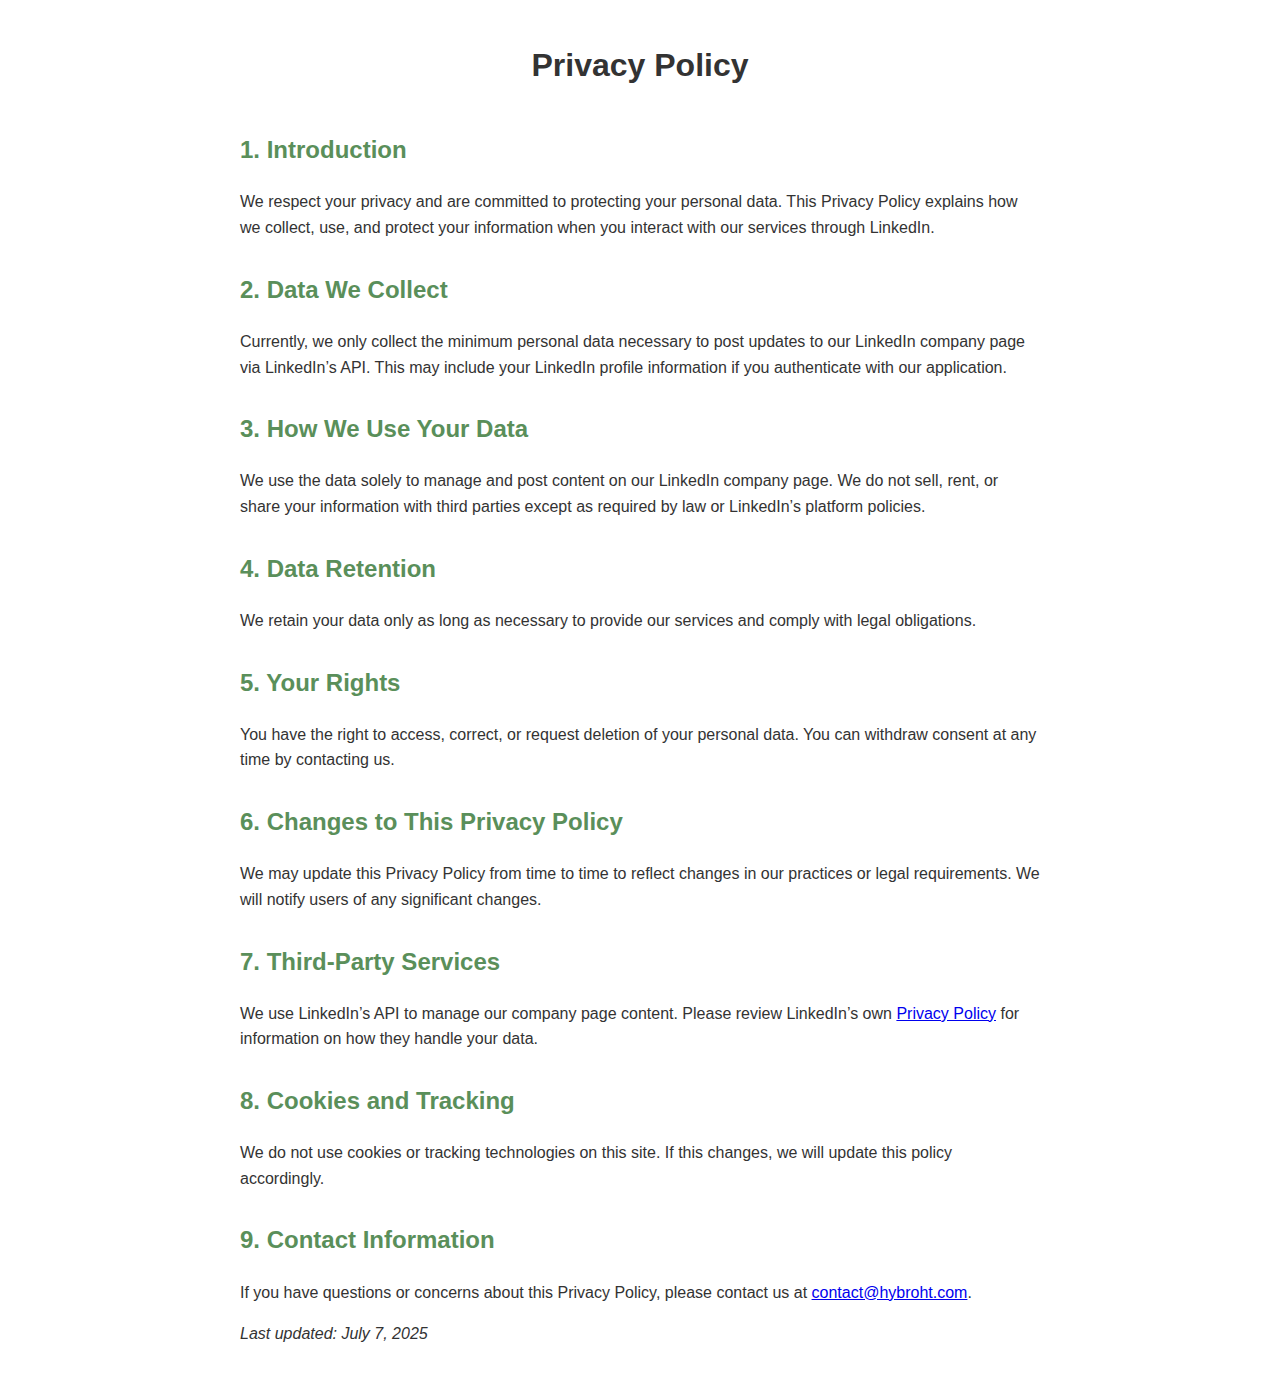
<file: docs/policies/privacy/linkedin_privacy_policy.html>
<!DOCTYPE html>
<html lang="en">
<head>
  <meta charset="UTF-8" />
  <meta name="viewport" content="width=device-width, initial-scale=1" />
  <title>Privacy Policy</title>
  <style>
    body {
      font-family: Arial, sans-serif;
      max-width: 800px;
      margin: 40px auto;
      padding: 0 20px;
      line-height: 1.6;
      color: #333;
    }
    h1 {
      text-align: center;
      margin-bottom: 40px;
    }
    h2 {
      margin-top: 30px;
      color: #5a8f5a;
    }
  </style>
</head>
<body>
  <h1>Privacy Policy</h1>

  <h2>1. Introduction</h2>
  <p>We respect your privacy and are committed to protecting your personal data. This Privacy Policy explains how we collect, use, and protect your information when you interact with our services through LinkedIn.</p>

  <h2>2. Data We Collect</h2>
  <p>Currently, we only collect the minimum personal data necessary to post updates to our LinkedIn company page via LinkedIn’s API. This may include your LinkedIn profile information if you authenticate with our application.</p>

  <h2>3. How We Use Your Data</h2>
  <p>We use the data solely to manage and post content on our LinkedIn company page. We do not sell, rent, or share your information with third parties except as required by law or LinkedIn’s platform policies.</p>

  <h2>4. Data Retention</h2>
  <p>We retain your data only as long as necessary to provide our services and comply with legal obligations.</p>

  <h2>5. Your Rights</h2>
  <p>You have the right to access, correct, or request deletion of your personal data. You can withdraw consent at any time by contacting us.</p>

  <h2>6. Changes to This Privacy Policy</h2>
  <p>We may update this Privacy Policy from time to time to reflect changes in our practices or legal requirements. We will notify users of any significant changes.</p>

  <h2>7. Third-Party Services</h2>
  <p>We use LinkedIn’s API to manage our company page content. Please review LinkedIn’s own <a href="https://www.linkedin.com/legal/privacy-policy" target="_blank" rel="noopener noreferrer">Privacy Policy</a> for information on how they handle your data.</p>

  <h2>8. Cookies and Tracking</h2>
  <p>We do not use cookies or tracking technologies on this site. If this changes, we will update this policy accordingly.</p>

  <h2>9. Contact Information</h2>
  <p>If you have questions or concerns about this Privacy Policy, please contact us at <a href="mailto:contact@hybroht.com">contact@hybroht.com</a>.</p>

  <p><em>Last updated: July 7, 2025</em></p>
</body>
</html>
</file>
<file: styles.css>
/* CSS Variables for themes */
:root {
    --color-primary: #3a6b3a;       /* softer dark green */
    --color-primary-light: #5a8f5a; /* lighter soft green */
    --color-bg: #121212;            /* keep dark background */
    --color-text: #c0c0c0;          /* silver-ish grey text */
    --color-card-bg: #222722;       /* very dark greenish background for cards */
    --color-border: #5a8f5a;        /* soft green border */
    --color-accent: #5a8f5a;        /* soft green accent */
    --color-footer-bg: #1a1a1a;     /* dark grey footer */
    --color-footer-text: #999999;   /* lighter silver footer text */
    --color-button-bg: #3a6b3a;     /* soft green buttons */
    --color-button-hover: #5a8f5a;  /* lighter green hover */
    --color-link: #5a8f5a;          /* soft green links */
    --color-link-hover: #8bc78b;    /* even lighter green on hover */
}
.light-theme {
    --color-primary: #004080; /* Blue */
    --color-primary-light: #0066cc;
    --color-bg: #f9f9f9;
    --color-text: #333;
    --color-card-bg: #fff;
    --color-border: #004080;
    --color-accent: #0066cc;
    --color-footer-bg: #222;
    --color-footer-text: #ccc;
    --color-button-bg: #004080;
    --color-button-hover: #0066cc;
    --color-link: #004080;
    --color-link-hover: #0066cc;
}
.dark-theme {
    --color-primary: #3a6b3a;       /* softer dark green */
    --color-primary-light: #5a8f5a; /* lighter soft green */
    --color-bg: #121212;            /* keep dark background */
    --color-text: #c0c0c0;          /* silver-ish grey text */
    --color-card-bg: #222722;       /* very dark greenish background for cards */
    --color-border: #5a8f5a;        /* soft green border */
    --color-accent: #5a8f5a;        /* soft green accent */
    --color-footer-bg: #1a1a1a;     /* dark grey footer */
    --color-footer-text: #999999;   /* lighter silver footer text */
    --color-button-bg: #3a6b3a;     /* soft green buttons */
    --color-button-hover: #5a8f5a;  /* lighter green hover */
    --color-link: #5a8f5a;          /* soft green links */
    --color-link-hover: #8bc78b;    /* even lighter green on hover */
}

/* Reset and base */
html {
    height: 100%;
    margin: 0;
    padding: 0;
    width: 100%;
    overflow-x: hidden;
    max-width: 100%;
}

body {
    background-image: url('assets/background-image-opacity-v3.png');
    background-repeat: repeat;
    background-size: contain; /* or contain, depending on your needs */
    background-color: transparent; 
    background-blend-mode:multiply ; /* or try multiply, screen, overlay, difference */
    background-position: left center;
    background-size: 18%;
    font-family: 'Segoe UI', Tahoma, Geneva, Verdana, sans-serif;
    margin: 0;
    padding: 0;
    background-color: var(--color-bg);
    color: var(--color-text);
    line-height: 1.6;
    display: flex;
    flex-direction: column;
    min-height: 100vh;
    transition: background-color 0.3s ease, color 0.3s ease;
    overflow-x: hidden;
    max-width: 100%;
}


/* A lighter, standard blue for hyperlinks */
a {
  color: #1a73e8;
}

/* Sticky header with menu and enterprise name */
header {
    position: sticky;
    top: 0;
    width: 100%; /* Make header full width */
    background-color: var(--color-primary);
    color: white;
    display: flex;
    justify-content: space-between;
    align-items: center;
    padding: 0.5rem 1.5rem;
    z-index: 1000;
    box-shadow: 0 2px 6px rgba(0,0,0,0.15);
    flex-wrap: wrap;
}
/* Enterprise name top-left */
.enterprise-name {
    font-weight: 700;
    font-size: 1.5rem;
    user-select: none;
    white-space: nowrap;
}
nav {
    display: flex;
    gap: 2rem;
    flex-wrap: wrap;
    align-items: center;
}
nav a {
    color: white;
    text-decoration: none;
    font-weight: 600;
    font-size: 1.1rem;
    transition: color 0.3s ease;
}
nav a:hover,
nav a:focus {
    color: var(--color-primary-light);
    outline: none;
}

/* Theme toggle button */
.theme-toggle {
    background-color: var(--color-button-bg);
    color: white;
    border: none;
    padding: 0.4rem 5rem;
    border-radius: 4px;
    cursor: pointer;
    font-weight: 600;
    box-shadow: 0 2px 6px rgba(0,0,0,0.3);
    transition: background-color 0.3s ease;
    margin-left: 1rem;
    white-space: nowrap;
    flex-shrink: 0; /* Prevent shrinking */
}
.theme-toggle:hover,
.theme-toggle:focus {
    background-color: var(--color-button-hover);
    outline: none;
}

/* Logo below header */
.logo-container {
    text-align: center;
    margin: 2rem 0 1rem;
}
.logo-container img.logo {
    height: 150px;
    width: auto;
    object-fit: contain;
    display: inline-block;
}

main {
    flex-grow: 1;
    max-width: 960px;
    margin: 0 auto 2rem;
    padding: 0 1rem;
    width: 100%;
    box-sizing: border-box; /* Add this */
    transition: color 0.3s ease;

}

/* Section titles */
section > h2 {
    border-bottom: 3px solid var(--color-primary);
    padding-bottom: 0.5rem;
    margin-bottom: 1rem;
    color: var(--color-primary);
    font-weight: 700;
    transition: color 0.3s ease;
    display: flex;
    justify-content: space-between;
    align-items: center;
}
section > h2 a.archive-link {
    font-size: 0.8rem;
    font-weight: normal;
    color: var(--color-link);
    text-decoration: none;
    border: 1px solid var(--color-link);
    padding: 0.2rem 0.5rem;
    border-radius: 4px;
    transition: background-color 0.3s ease, color 0.3s ease;
}
section > h2 a.archive-link:hover,
section > h2 a.archive-link:focus {
    background-color: var(--color-link);
    color: white;
    outline: none;
}

/* Service category container */
.service-category {
    margin-bottom: 3rem;
}
.service-category h3 {
    margin-bottom: 1rem;
    color: var(--color-primary-light);
    border-left: 5px solid var(--color-primary-light);
    padding-left: 0.5rem;
    font-weight: 600;
    font-size: 1.5rem;
    transition: color 0.3s ease;
}

/* Cards grid */
.services-grid {
    display: grid;
    grid-template-columns: repeat(auto-fit, minmax(210px, 1fr));
    gap: 1.5rem;
}

/* Individual card */
.service-card {
    background-color: var(--color-card-bg);
    border-radius: 8px;
    padding: 1.5rem;
    box-shadow: 0 2px 8px rgba(0,0,0,0.1);
    text-align: center;
    transition: transform 0.3s ease, background-color 0.3s ease, box-shadow 0.3s ease;
    cursor: default;
}
.service-card:hover {
    transform: translateY(-5px);
    box-shadow: 0 6px 15px rgba(0,0,0,0.15);
}
.service-icon {
    font-size: 3rem;
    color: var(--color-primary);
    margin-bottom: 1rem;
    transition: color 0.3s ease;
}
.service-card h4 {
    margin: 0.5rem 0 1rem;
    font-weight: 700;
    color: var(--color-primary);
    transition: color 0.3s ease;
}
.service-card p {
    margin: 0;
    font-size: 0.95rem;
    color: var(--color-text);
    transition: color 0.3s ease;
}

/* News section */
#news ul {
    list-style-type: none;
    padding-left: 0;
}
#news ul li {
    background: var(--color-card-bg);
    margin-bottom: 1rem;
    padding: 1rem;
    border-radius: 6px;
    box-shadow: 0 1px 6px rgba(0,0,0,0.1);
    transition: background-color 0.3s ease, box-shadow 0.3s ease;
}
#news ul li h4 {
    margin: 0 0 0.5rem;
    color: var(--color-primary);
    transition: color 0.3s ease;
}
#news ul li p {
    margin: 0;
    color: var(--color-text);
    font-size: 0.95rem;
    transition: color 0.3s ease;
}
#news ul li time {
    display: block;
    font-size: 0.85rem;
    color: var(--color-muted, #666666);
    margin-bottom: 0.5rem;
    font-style: italic;
}
#news h3 {
    margin-bottom: 1rem;
    color: var(--color-primary-light);
    border-left: 5px solid var(--color-primary-light);
    padding-left: 0.5rem;
    font-weight: 600;
    font-size: 1.2rem;
    transition: color 0.3s ease;
}



/* Archive button below news */
.archive-container {
    text-align: right;
    margin-top: 1rem; /* Increased margin to prevent overlap */
    margin-bottom: 3rem;
}
.archive-container a.archive-link {
    font-size: 0.9rem;
    font-weight: normal;
    color: var(--color-link);
    text-decoration: none;
    border: 1px solid var(--color-link);
    padding: 0.3rem 0.7rem;
    border-radius: 4px;
    transition: background-color 0.3s ease, color 0.3s ease;
}
.archive-container a.archive-link:hover,
.archive-container a.archive-link:focus {
    background-color: var(--color-link);
    color: white;
    outline: none;
}

/* Bluesky Embed */
.bsky-embed {
    background-color: var(--color-card-bg);
    border-radius: 8px;
    padding: 1.5rem;
    box-shadow: 0 2px 8px rgba(0,0,0,0.1);
    text-align: left;
    transition: transform 0.3s ease, background-color 0.3s ease, box-shadow 0.3s ease;
    cursor: default;
    font-size: 0.9rem;
    padding-left: 0;
    max-width: 81%;
}

/* Social + subscription container */
.social-subscription {
    display: flex;
    flex-wrap: wrap;
    justify-content: center;
    align-items: center;
    gap: 1rem;
    margin: 2rem 0 1rem;
}
.social-buttons {
    display: flex;
    gap: 0.75rem;
}
.social-buttons button {
    background-color: var(--color-button-bg);
    border: none;
    color: white;
    padding: 0.6rem 1.2rem;
    font-size: 1.2rem;
    border-radius: 4px;
    cursor: pointer;
    transition: background-color 0.3s ease;
    display: inline-flex;
    align-items: center;
    gap: 0.5rem;
    white-space: nowrap;
}
.social-buttons button:hover {
    background-color: var(--color-button-hover);
}

/* Subscription form */
.subscription {
    max-width: 320px;
    min-width: 280px;
    text-align: center;
}
.subscription form {
    display: flex;
    gap: 0.5rem;
    flex-wrap: nowrap;
    justify-content: center;
    align-items: center;
}
.subscription label {
    display: none; /* Hidden label for accessibility */
}
.subscription input[type="email"] {
    flex-grow: 1;
    padding: 0.5rem;
    font-size: 1rem;
    border: 1px solid #ccc;
    border-radius: 4px;
    box-sizing: border-box;
    transition: background-color 0.3s ease, color 0.3s ease;
}
.subscription input[type="email"]:focus {
    outline: none;
    border-color: var(--color-accent);
    box-shadow: 0 0 5px var(--color-accent);
}
.subscription button {
    background-color: var(--color-button-bg);
    color: white;
    border: none;
    padding: 0.6rem 1.2rem;
    font-size: 1rem;
    border-radius: 4px;
    cursor: pointer;
    transition: background-color 0.3s ease;
    white-space: nowrap;
}
.subscription button:hover {
    background-color: var(--color-button-hover);
}

/* Footer */
footer {
    width: 100%;
    left: 0;
    background-color: var(--color-footer-bg);
    color: var(--color-footer-text);
    text-align: center;
    padding: 1rem 1.5rem 1rem;
    font-size: 0.9rem;
    margin-top: auto;
    transition: background-color 0.3s ease, color 0.3s ease;
}

/* Responsive tweaks */
@media (max-width: 600px) {
    nav {
    gap: 1rem;
    justify-content: center;
    width: 100%;
    order: 2;
    margin-top: 0.5rem;
    }
    .enterprise-name {
    flex-basis: 100%;
    text-align: center;
    order: 1;
    margin-bottom: 0.5rem;
    }
    .theme-toggle {
    margin-left: 0;
    margin-top: 0.5rem;
    order: 3;
    width: 100%;
    }
    .social-subscription {
    flex-direction: column;
    gap: 1rem;
    }
    .subscription {
    max-width: 100%;
    min-width: auto;
    width: 100%;
    }
    .subscription form {
    flex-direction: column;
    gap: 0.5rem;
    }
    .subscription button {
    width: 100%;
    }
    .social-buttons button {
    width: 100%;
    justify-content: center;
    }
    .archive-container {
    text-align: center;
    margin-bottom: 2rem;
    }
}

/*circular icon-only buttons with hover effects*/
.social-buttons button.icon-btn {
    all: unset; /* reset all inherited styles */
    cursor: pointer;
    color: var(--color-button-bg);
    font-size: 1.8rem;
    width: 3.2rem;
    height: 3.2rem;
    display: inline-flex;
    align-items: center;
    justify-content: center;
    border-radius: 50%;
    transition: color 0.3s ease, background-color 0.3s ease;
    user-select: none;
    margin: 0 0.3rem;
    padding: 0;
    box-sizing: border-box;
}

.social-buttons button.icon-btn:hover,
.social-buttons button.icon-btn:focus {
    color: white;
    background-color: var(--color-button-bg);
    outline: none;
}
</file>
